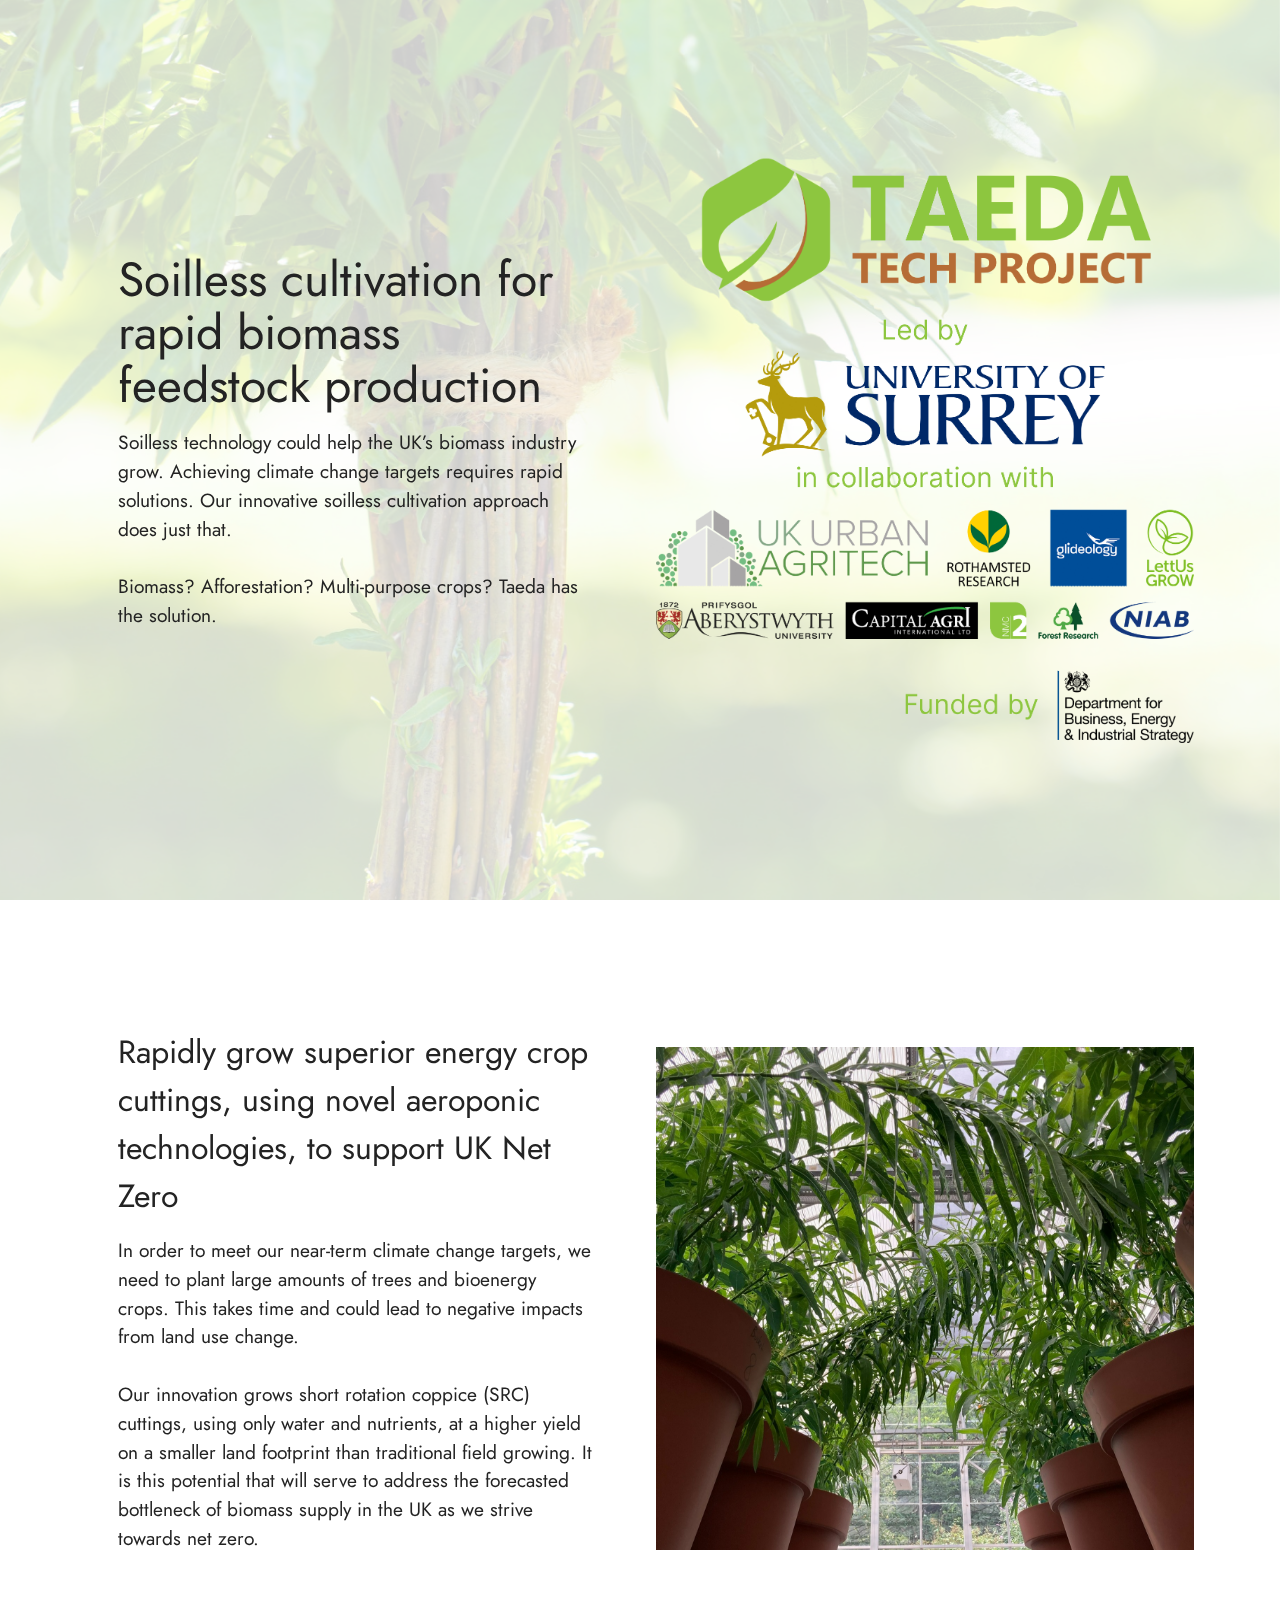
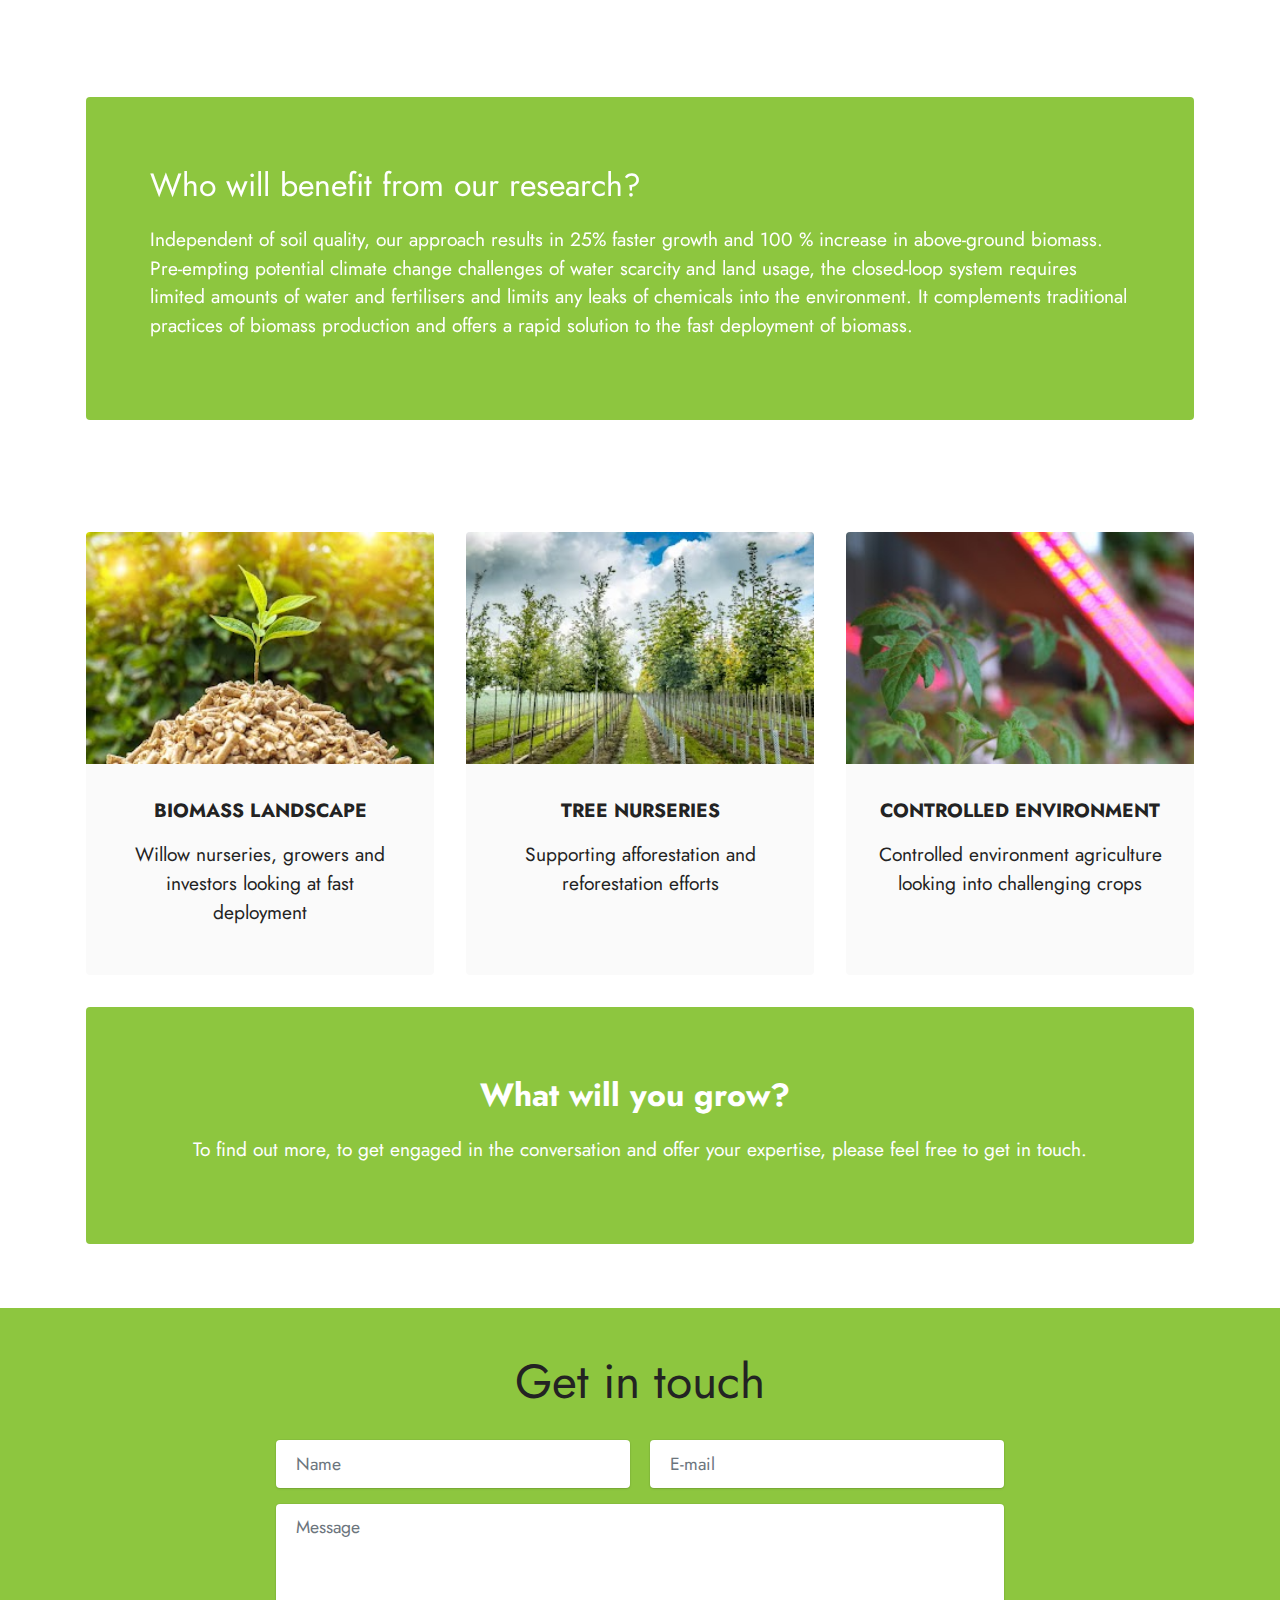
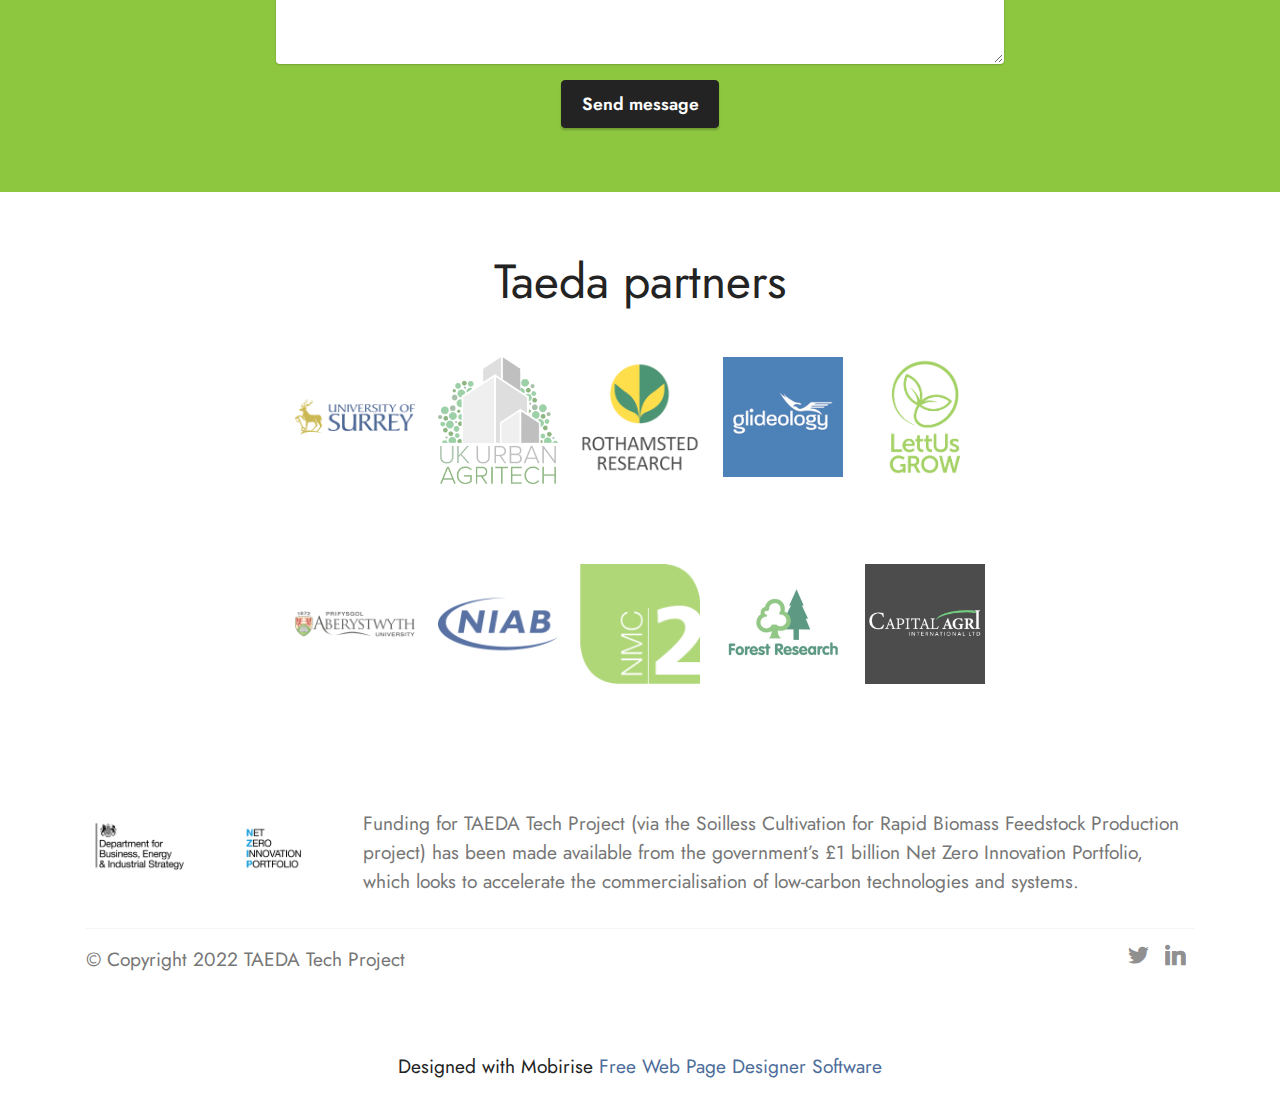
<file: index.html>
<!DOCTYPE html>
<html  >
<head>
  <!-- Site made with Mobirise Website Builder v5.6.11, https://mobirise.com -->
  <meta charset="UTF-8">
  <meta http-equiv="X-UA-Compatible" content="IE=edge">
  <meta name="generator" content="Mobirise v5.6.11, mobirise.com">
  <meta name="twitter:card" content="summary_large_image"/>
  <meta name="twitter:image:src" content="">
  <meta property="og:image" content="">
  <meta name="twitter:title" content="TAEDA Tech Project">
  <meta name="viewport" content="width=device-width, initial-scale=1, minimum-scale=1">
  <link rel="shortcut icon" href="assets/images/favicon2.png" type="image/x-icon">
  <meta name="description" content="Soilless cultivation for rapid biomass feedstock production">
  
  
  <title>TAEDA Tech Project</title>
  <link rel="stylesheet" href="assets/bootstrap/css/bootstrap.min.css">
  <link rel="stylesheet" href="assets/bootstrap/css/bootstrap-grid.min.css">
  <link rel="stylesheet" href="assets/bootstrap/css/bootstrap-reboot.min.css">
  <link rel="stylesheet" href="assets/parallax/jarallax.css">
  <link rel="stylesheet" href="assets/socicon/css/styles.css">
  <link rel="stylesheet" href="assets/theme/css/style.css">
  <link rel="preload" href="https://fonts.googleapis.com/css?family=Jost:100,200,300,400,500,600,700,800,900,100i,200i,300i,400i,500i,600i,700i,800i,900i&display=swap" as="style" onload="this.onload=null;this.rel='stylesheet'">
  <noscript><link rel="stylesheet" href="https://fonts.googleapis.com/css?family=Jost:100,200,300,400,500,600,700,800,900,100i,200i,300i,400i,500i,600i,700i,800i,900i&display=swap"></noscript>
  <link rel="preload" as="style" href="assets/mobirise/css/mbr-additional.css"><link rel="stylesheet" href="assets/mobirise/css/mbr-additional.css" type="text/css">
  
  
  
  
</head>
<body>
  
  <section data-bs-version="5.1" class="header14 cid-tckdGbxNA9 mbr-fullscreen mbr-parallax-background" id="header14-0">

    

    
    <div class="mbr-overlay" style="opacity: 0.8; background-color: rgb(255, 255, 255);"></div>

    <div class="container">
        <div class="row justify-content-center align-items-center">
            <div class="col-12 col-md-6 image-wrapper">
                <img src="assets/images/compoosite-techproj.png" alt="Partner logos">
            </div>
            <div class="col-12 col-md">
                <div class="text-wrapper">
                    <h1 class="mbr-section-title mbr-fonts-style mb-3 display-2">Soilless cultivation for rapid biomass feedstock production</h1>
                    <p class="mbr-text mbr-fonts-style display-7">
                        Soilless technology could help the UK’s biomass industry grow. Achieving climate change targets requires rapid solutions. Our innovative soilless cultivation approach does just that.<br><br>Biomass? Afforestation? Multi-purpose crops?&nbsp;Taeda has the solution.</p>
                    
                </div>
            </div>
        </div>
    </div>
</section>

<section data-bs-version="5.1" class="image2 cid-tckuLz8NzZ" id="image2-5">
    

    
    

    <div class="container">
        <div class="row align-items-center">
            <div class="col-12 col-lg-6">
                <div class="image-wrapper">
                    <img src="assets/images/img-1545-7-weeks-2.jpeg" alt="Willow!">
                    
                </div>
            </div>
            <div class="col-12 col-lg">
                <div class="text-wrapper">
                    <h3 class="mbr-section-title mbr-fonts-style mb-3 display-5">Rapidly grow superior energy crop cuttings, using novel aeroponic technologies, to support UK Net Zero</h3>
                    <p class="mbr-text mbr-fonts-style display-7">In order to meet our near-term climate change targets, we need to plant large amounts of trees and bioenergy crops. This takes time and could lead to negative impacts from land use change. <br><br>Our innovation grows short rotation coppice (SRC) cuttings, using only water and nutrients, at a higher yield on a smaller land footprint than traditional field growing. It is this potential that will serve to address the forecasted bottleneck of biomass supply in the UK as we strive towards net zero.&nbsp;<br></p>
                </div>
            </div>
        </div>
    </div>
</section>

<section data-bs-version="5.1" class="content15 cid-tckw1WLCE8" id="content15-6">

    

    
    
    <div class="container">
        <div class="row justify-content-center">
            <div class="card col-md-12 col-lg-12">
                <div class="card-wrapper">
                    <div class="card-box align-left">
                        <h4 class="card-title mbr-fonts-style mbr-white mb-3 display-5">Who will benefit from our research?</h4>
                        <p class="mbr-text mbr-fonts-style display-7">Independent of soil quality, our approach results in 25% faster growth and 100 % increase in above-ground biomass. Pre-empting potential climate change challenges of water scarcity and land usage, the closed-loop system requires limited amounts of water and fertilisers and limits any leaks of chemicals into the environment. It complements traditional practices of biomass production and offers a rapid solution to the fast deployment of biomass.&nbsp;<br></p>
                        
                    </div>
                </div>
            </div>
        </div>
    </div>
</section>

<section data-bs-version="5.1" class="gallery3 cid-tckwDb8Sf2" id="gallery3-7">
    
    
    <div class="container">
        
        <div class="row mt-4">
            <div class="item features-image сol-12 col-md-6 col-lg-4">
                <div class="item-wrapper">
                    <div class="item-img">
                        <img src="assets/images/little-one.jpg" alt="little one">
                    </div>
                    <div class="item-content">
                        <h5 class="item-title mbr-fonts-style display-7"><strong>BIOMASS LANDSCAPE</strong></h5>
                        
                        <p class="mbr-text mbr-fonts-style mt-3 display-7">Willow nurseries, growers and investors looking at fast deployment<br></p>
                    </div>
                    
                </div>
            </div>
            <div class="item features-image сol-12 col-md-6 col-lg-4">
                <div class="item-wrapper">
                    <div class="item-img">
                        <img src="assets/images/many.jpg" alt="Many trees">
                    </div>
                    <div class="item-content">
                        <h5 class="item-title mbr-fonts-style display-7"><strong>TREE NURSERIES</strong></h5>
                        
                        <p class="mbr-text mbr-fonts-style mt-3 display-7">Supporting afforestation and reforestation efforts<br></p>
                    </div>
                    
                </div>
            </div>
            <div class="item features-image сol-12 col-md-6 col-lg-4">
                <div class="item-wrapper">
                    <div class="item-img">
                        <img src="assets/images/pink.jpg" alt="Pink light">
                    </div>
                    <div class="item-content">
                        <h5 class="item-title mbr-fonts-style display-7"><strong>CONTROLLED ENVIRONMENT</strong></h5>
                        
                        <p class="mbr-text mbr-fonts-style mt-3 display-7">Controlled environment agriculture looking into challenging crops<br></p>
                    </div>
                    
                </div>
            </div>
            
        </div>
    </div>
</section>

<section data-bs-version="5.1" class="content15 cid-tckChnhmzO" id="content15-e">

    

    
    
    <div class="container">
        <div class="row justify-content-center">
            <div class="card col-md-12 col-lg-12">
                <div class="card-wrapper">
                    <div class="card-box align-left">
                        <h4 class="card-title mbr-fonts-style mbr-white mb-3 display-5"><strong>What will you grow?&nbsp;</strong></h4>
                        <p class="mbr-text mbr-fonts-style display-7">To find out more, to get engaged in the conversation and offer your expertise, please feel free to get in touch.<br></p>
                        
                    </div>
                </div>
            </div>
        </div>
    </div>
</section>

<section data-bs-version="5.1" class="form5 cid-sFGTcFRqw0" id="form5-d">
    
    
    <div class="container">
        <div class="mbr-section-head">
            <h3 class="mbr-section-title mbr-fonts-style align-center mb-0 display-2">
                Get in touch</h3>
            
        </div>
        <div class="row justify-content-center mt-4">
            <div class="col-lg-8 mx-auto mbr-form" data-form-type="formoid">
                <form action="https://mobirise.eu/" method="POST" class="mbr-form form-with-styler" data-form-title="Form Name"><input type="hidden" name="email" data-form-email="true" value="HDXyb1h1Ei2pV/dtLxBTNmGgmv4oHm3t4oWbQ3V2EB7EibUhjnD89NraA4/tXNwsUvJxdzb2blAOTeleBwu/iuYYwptaARfCsB8meO9j5Jlvx9mRJi63nEi9uXhqu8dH">
                    <div class="row">
                        <div hidden="hidden" data-form-alert="" class="alert alert-success col-12">Thanks for filling out the form!</div>
                        <div hidden="hidden" data-form-alert-danger="" class="alert alert-danger col-12">Oops...! some
                            problem!</div>
                    </div>
                    <div class="dragArea row">
                        <div class="col-md col-sm-12 form-group mb-3" data-for="name">
                            <input type="text" name="name" placeholder="Name" data-form-field="name" class="form-control" value="" id="name-form5-d">
                        </div>
                        <div class="col-md col-sm-12 form-group mb-3" data-for="email">
                            <input type="email" name="email" placeholder="E-mail" data-form-field="email" class="form-control" value="" id="email-form5-d">
                        </div>
                        
                        <div class="col-12 form-group mb-3" data-for="textarea">
                            <textarea name="textarea" placeholder="Message" data-form-field="textarea" class="form-control" id="textarea-form5-d"></textarea>
                        </div>
                        <div class="col-lg-12 col-md-12 col-sm-12 align-center mbr-section-btn"><button type="submit" class="btn btn-black display-4">Send message</button></div>
                    </div>
                </form>
            </div>
        </div>
    </div>
</section>

<section data-bs-version="5.1" class="clients1 cid-tckDsR6MCO" id="clients1-g">
    
    <div class="images-container container">
        <div class="mbr-section-head">
            <h3 class="mbr-section-title mbr-fonts-style align-center mb-0 display-2">
                Taeda partners</h3>
            
            
        </div>
        <div class="row justify-content-center mt-4">
            <div class="col-md-3 card">
                <a href="https://www.surrey.ac.uk/centre-environment-sustainability"><img src="assets/images/surrey-sq.png" alt="surrey"></a>
            </div>
            <div class="col-md-3 card">
                <a href="http://ukuat.org" target="_blank"><img src="assets/images/iconshape.png" alt="UKUAT"></a>
            </div>
            <div class="col-md-3 card">
                <a href="https://www.rothamsted.ac.uk/" target="_blank"><img src="assets/images/rothamsted-research-logo-4.png" alt="rothamstead"></a>
            </div>
            <div class="col-md-3 card">
                <a href="https://www.glideology.co.uk/" target="_blank"><img src="assets/images/glideology-logo-with-background.jpg" alt="glideology"></a>
            </div>
            <div class="col-md-3 card">
                <a href="https://www.lettusgrow.com/" target="_blank"><img src="assets/images/lg-logo-august2020.png" alt="LettUs Grow"></a>
            </div>
            
            
            
        </div>
    </div>
</section>

<section data-bs-version="5.1" class="clients1 cid-tckENDuoSz" id="clients1-h">
    
    <div class="images-container container">
        <div class="mbr-section-head">
            
            
            
        </div>
        <div class="row justify-content-center mt-4">
            <div class="col-md-3 card">
                <a href="https://www.aber.ac.uk/en/"><img src="assets/images/aberlogo-sq.png" alt="aberystwyth"></a>
            </div>
            <div class="col-md-3 card">
                <a href="https://www.niab.com/welcome-niab" target="_blank"><img src="assets/images/niab-sq.png" alt="NIAB"></a>
            </div>
            <div class="col-md-3 card">
                <a href="http://nmc2.co.uk/" target="_blank"><img src="assets/images/nmc2-logo-1.png" alt="NMC2"></a>
            </div>
            <div class="col-md-3 card">
                <a href="https://www.forestresearch.gov.uk/" target="_blank"><img src="assets/images/forest-research-logo-sq.jpg" alt="Forest Research"></a>
            </div>
            <div class="col-md-3 card">
                <a href="https://capitalagri.global/" target="_blank"><img src="assets/images/capitalagri.png" alt="CapitalAgri"></a>
            </div>
            
            
            
        </div>
    </div>
</section>

<section data-bs-version="5.1" class="footer5 cid-tdDsB5tKBZ" once="footers" id="footer5-y">

    

    

    <div class="container">
        <div class="media-container-row">
            <div class="col-md-3 col-6">
                <div class="media-wrap">
                    
                        <img src="assets/images/beis-nzip-withwhitespace.png" alt="BEIS logo">
                    
                </div>
            </div>
            <div class="col-9 col-6">
                <p class="mbr-text align-right links mbr-fonts-style display-7">Funding for TAEDA Tech Project (via the Soilless Cultivation for Rapid Biomass Feedstock Production project) has been made available from the government’s £1 billion Net Zero Innovation Portfolio, which looks to accelerate the commercialisation of low-carbon technologies and systems.</p>
            </div>
        </div>
        <!-- <div class="media-container-row">
            <div class="col-md-12"> -->
        <div class="footer-lower">
            <div class="media-container-row">
                <div class="col-md-12">
                    <hr>
                </div>
            </div>
            <div class="media-container-row">
                <div class="col-md-6 copyright">
                    <p class="mbr-text mbr-fonts-style display-7">
                        © Copyright 2022 TAEDA Tech Project</p>
                </div>
                <div class="col-md-6">
                    <div class="social-list align-right">
                        <div class="soc-item">
                            <a href="https://twitter.com/TAEDATech" target="_blank">
                                <span class="socicon-twitter socicon mbr-iconfont mbr-iconfont-social"></span>
                            </a>
                        </div>
                        <div class="soc-item">
                            <a href="https://www.linkedin.com/company/taeda-technologies/" target="_blank">
                                <span class="mbr-iconfont mbr-iconfont-social socicon-linkedin socicon"></span>
                            </a>
                        </div>
                        
                        
                        
                        
                    </div>
                </div>
            </div>
            <!-- </div>
            </div> -->
        </div>

    </div>
</section><section class="display-7" style="padding: 0;align-items: center;justify-content: center;flex-wrap: wrap;    align-content: center;display: flex;position: relative;height: 4rem;"><a href="https://mobiri.se/" style="flex: 1 1;height: 4rem;position: absolute;width: 100%;z-index: 1;"><img alt="" style="height: 4rem;" src="[data-uri]"></a><p style="margin: 0;text-align: center;" class="display-7">Designed with Mobirise &#8204;</p><a style="z-index:1" href="https://mobirise.com/website-design-software.html">Free Web Page Designer Software</a></section><script src="assets/bootstrap/js/bootstrap.bundle.min.js"></script>  <script src="assets/parallax/jarallax.js"></script>  <script src="assets/smoothscroll/smooth-scroll.js"></script>  <script src="assets/ytplayer/index.js"></script>  <script src="assets/theme/js/script.js"></script>  <script src="assets/formoid/formoid.min.js"></script>  
  
  
</body>
</html>
</file>
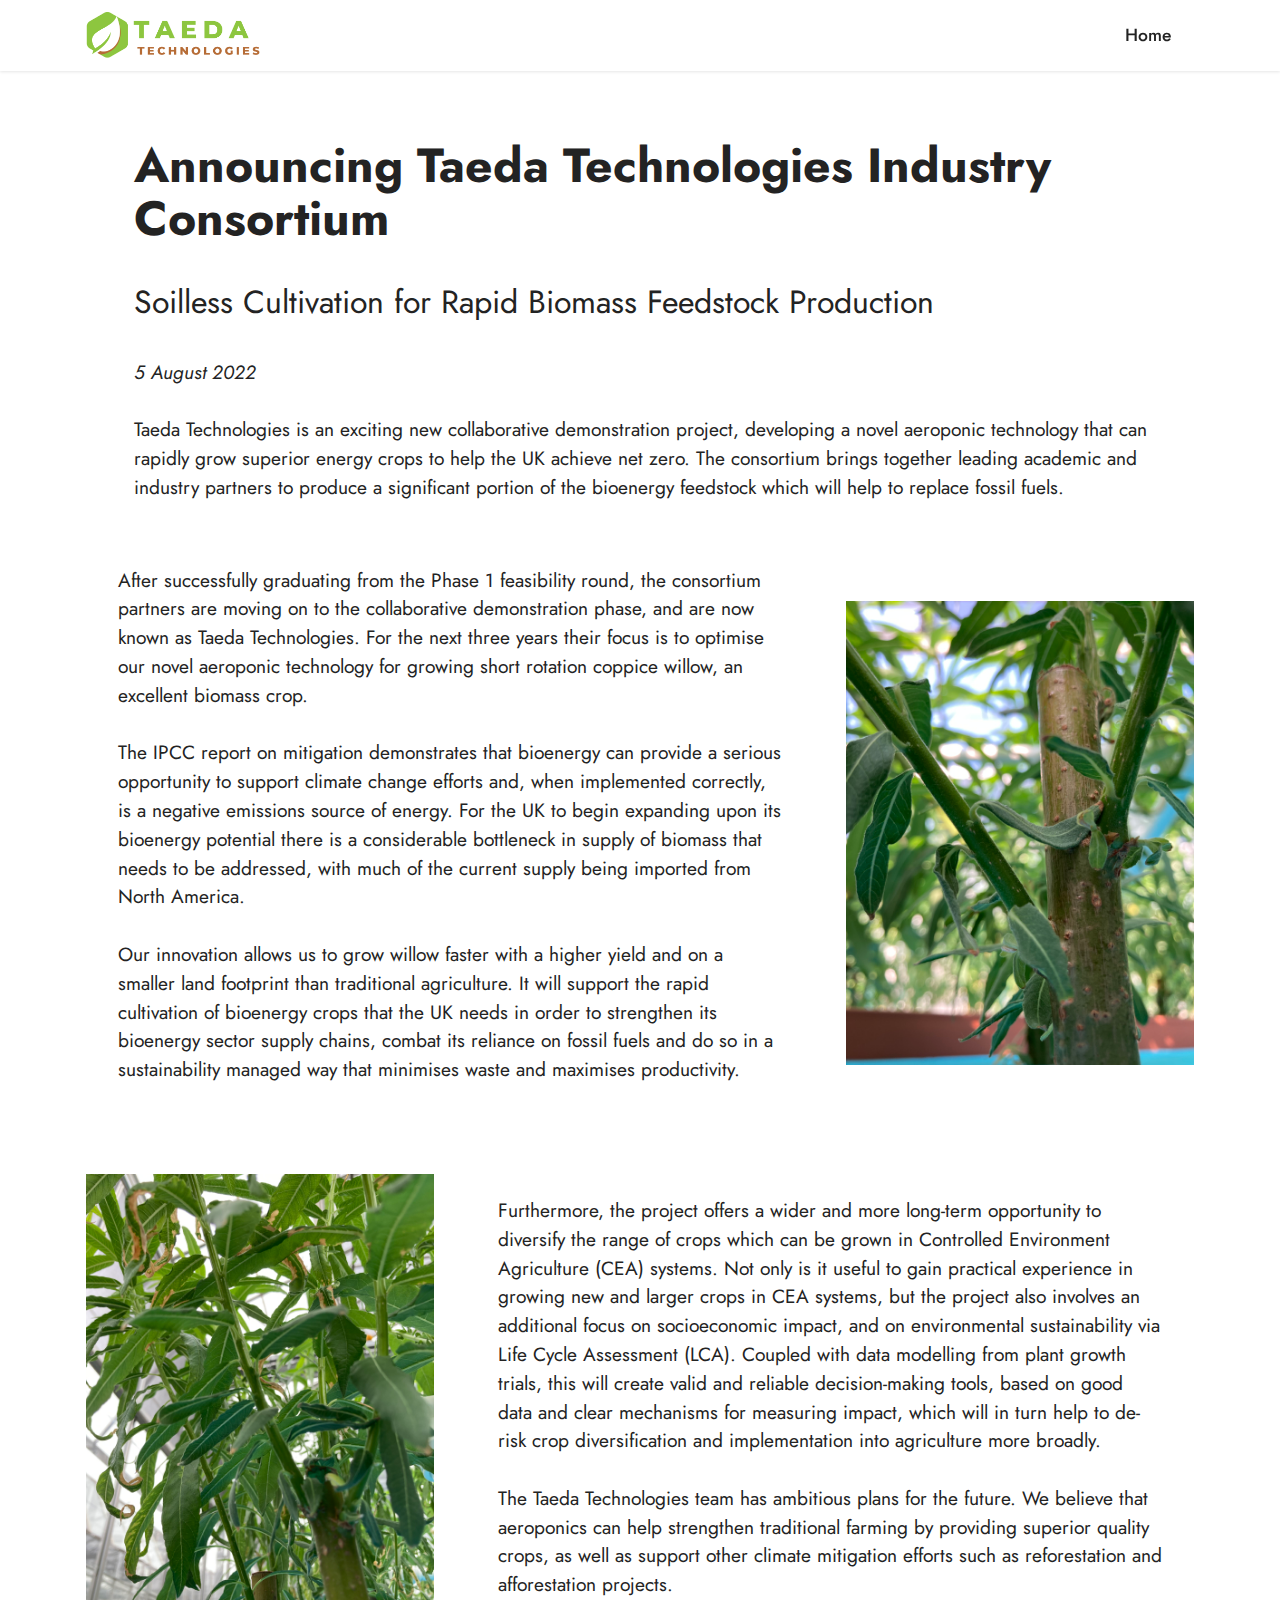
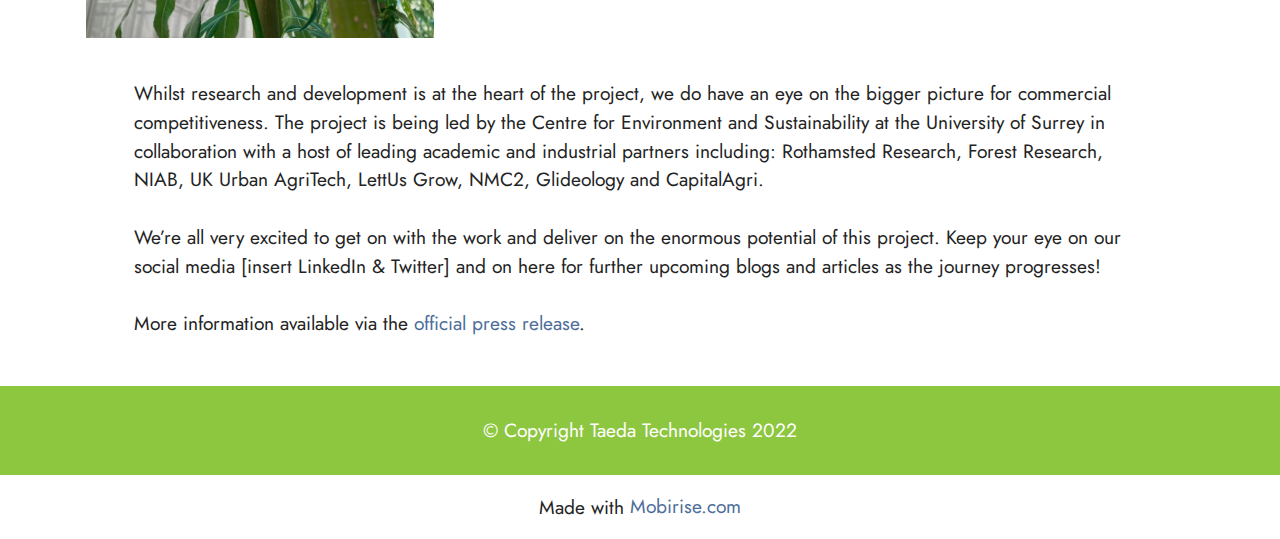
<file: blog01.html>
<!DOCTYPE html>
<html  >
<head>
  <!-- Site made with Mobirise Website Builder v5.6.11, https://mobirise.com -->
  <meta charset="UTF-8">
  <meta http-equiv="X-UA-Compatible" content="IE=edge">
  <meta name="generator" content="Mobirise v5.6.11, mobirise.com">
  <meta name="twitter:card" content="summary_large_image"/>
  <meta name="twitter:image:src" content="">
  <meta property="og:image" content="">
  <meta name="twitter:title" content="Launch announcement">
  <meta name="viewport" content="width=device-width, initial-scale=1, minimum-scale=1">
  <link rel="shortcut icon" href="assets/images/favicon2.png" type="image/x-icon">
  <meta name="description" content="">
  
  
  <title>Launch announcement</title>
  <link rel="stylesheet" href="assets/bootstrap/css/bootstrap.min.css">
  <link rel="stylesheet" href="assets/bootstrap/css/bootstrap-grid.min.css">
  <link rel="stylesheet" href="assets/bootstrap/css/bootstrap-reboot.min.css">
  <link rel="stylesheet" href="assets/dropdown/css/style.css">
  <link rel="stylesheet" href="assets/socicon/css/styles.css">
  <link rel="stylesheet" href="assets/theme/css/style.css">
  <link rel="preload" href="https://fonts.googleapis.com/css?family=Jost:100,200,300,400,500,600,700,800,900,100i,200i,300i,400i,500i,600i,700i,800i,900i&display=swap" as="style" onload="this.onload=null;this.rel='stylesheet'">
  <noscript><link rel="stylesheet" href="https://fonts.googleapis.com/css?family=Jost:100,200,300,400,500,600,700,800,900,100i,200i,300i,400i,500i,600i,700i,800i,900i&display=swap"></noscript>
  <link rel="preload" as="style" href="assets/mobirise/css/mbr-additional.css"><link rel="stylesheet" href="assets/mobirise/css/mbr-additional.css" type="text/css">
  
  
  
  
</head>
<body>
  
  <section data-bs-version="5.1" class="menu menu1 cid-tdxsFB5qMb" once="menu" id="menu1-k">
    

    <nav class="navbar navbar-dropdown navbar-fixed-top navbar-expand-lg">
        <div class="container">
            <div class="navbar-brand">
                <span class="navbar-logo">
                    <a href="index.html">
                        <img src="assets/images/logo-wee.png" alt="TAEDA logo" style="height: 3rem;">
                    </a>
                </span>
                
            </div>
            <button class="navbar-toggler" type="button" data-toggle="collapse" data-bs-toggle="collapse" data-target="#navbarSupportedContent" data-bs-target="#navbarSupportedContent" aria-controls="navbarNavAltMarkup" aria-expanded="false" aria-label="Toggle navigation">
                <div class="hamburger">
                    <span></span>
                    <span></span>
                    <span></span>
                    <span></span>
                </div>
            </button>
            <div class="collapse navbar-collapse" id="navbarSupportedContent">
                <ul class="navbar-nav nav-dropdown nav-right" data-app-modern-menu="true"><li class="nav-item"><a class="nav-link link text-black text-primary display-4" href="index.html">Home</a>
                    </li></ul>
                
                
            </div>
        </div>
    </nav>
</section>

<section data-bs-version="5.1" class="content5 cid-tdxsK0R4j6" id="content5-l">
    
    <div class="container">
        <div class="row justify-content-center">
            <div class="col-md-12 col-lg-11">
                <h3 class="mbr-section-title mbr-fonts-style mb-4 display-2"><strong>Announcing Taeda Technologies Industry Consortium</strong></h3>
                <h4 class="mbr-section-subtitle mbr-fonts-style mb-4 display-5">Soilless Cultivation for Rapid Biomass Feedstock Production&nbsp;<br></h4>
                <p class="mbr-text mbr-fonts-style display-7"><em>
                    5 August 2022</em><br><br>Taeda Technologies is an exciting new collaborative demonstration project, developing a novel aeroponic technology that can rapidly grow superior energy crops to help the UK achieve net zero. The consortium brings together leading academic and industry partners to produce a significant portion of the bioenergy feedstock which will help to replace fossil fuels.<br></p>
            </div>
        </div>
    </div>
</section>

<section data-bs-version="5.1" class="image2 cid-tdDe3AbhNk" id="image2-u">
    

    
    

    <div class="container">
        <div class="row align-items-center">
            <div class="col-12 col-lg-4">
                <div class="image-wrapper">
                    <img src="assets/images/img-1540.jpeg" alt="closeup willow">
                    
                </div>
            </div>
            <div class="col-12 col-lg">
                <div class="text-wrapper">
                    
                    <p class="mbr-text mbr-fonts-style display-7">After successfully graduating from the Phase 1 feasibility round, the consortium partners are moving on to the collaborative demonstration phase, and are now known as Taeda Technologies. For the next three years their focus is to optimise our novel aeroponic technology for growing short rotation coppice willow, an excellent biomass crop.
<br>
<br>The IPCC report on mitigation demonstrates that bioenergy can provide a serious opportunity to support climate change efforts and, when implemented correctly, is a negative emissions source of energy. For the UK to begin expanding upon its bioenergy potential there is a considerable bottleneck in supply of biomass that needs to be addressed, with much of the current supply being imported from North America.
<br>
<br>Our innovation allows us to grow willow faster with a higher yield and on a smaller land footprint than traditional agriculture. It will support the rapid cultivation of bioenergy crops that the UK needs in order to strengthen its bioenergy sector supply chains, combat its reliance on fossil fuels and do so in a sustainability managed way that minimises waste and maximises productivity.</p>
                </div>
            </div>
        </div>
    </div>
</section>

<section data-bs-version="5.1" class="image1 cid-tdDewBwKct" id="image1-v">
    

    
    

    <div class="container">
        <div class="row align-items-center">
            <div class="col-12 col-lg-4">
                <div class="image-wrapper">
                    <img src="assets/images/img-1380.jpeg" alt="roots">
                    
                </div>
            </div>
            <div class="col-12 col-lg">
                <div class="text-wrapper">
                    
                    <p class="mbr-text mbr-fonts-style display-7">Furthermore, the project offers a wider and more long-term opportunity to diversify the range of crops which can be grown in Controlled Environment Agriculture (CEA) systems. Not only is it useful to gain practical experience in growing new and larger crops in CEA systems, but the project also involves an additional focus on socioeconomic impact, and on environmental sustainability via Life Cycle Assessment (LCA). Coupled with data modelling from plant growth trials, this will create valid and reliable decision-making tools, based on good data and clear mechanisms for measuring impact, which will in turn help to de-risk crop diversification and implementation into agriculture more broadly.<br><br>The Taeda Technologies team has ambitious plans for the future. We believe that aeroponics can help strengthen traditional farming by providing superior quality crops, as well as support other climate mitigation efforts such as reforestation and afforestation projects.<br></p>
                </div>
            </div>
        </div>
    </div>
</section>

<section data-bs-version="5.1" class="content5 cid-tdDcTnHzAw" id="content5-t">
    
    <div class="container">
        <div class="row justify-content-center">
            <div class="col-md-12 col-lg-11">
                
                
                <p class="mbr-text mbr-fonts-style display-7">Whilst research and development is at the heart of the project, we do have an eye on the bigger picture for commercial competitiveness. The project is being led by the Centre for Environment and Sustainability at the University of Surrey in collaboration with a host of leading academic and industrial partners including: Rothamsted Research, Forest Research, NIAB, UK Urban AgriTech, LettUs Grow, NMC2, Glideology and CapitalAgri.
<br>
<br>We’re all very excited to get on with the work and deliver on the enormous potential of this project. Keep your eye on our social media [insert LinkedIn &amp; Twitter] and on here for further upcoming blogs and articles as the journey progresses!&nbsp;<br><br>More information available via the <a href="https://www.surrey.ac.uk/news/soilless-technology-could-help-uks-biomass-industry-grow" class="text-primary" target="_blank">official press release</a>.<br></p>
            </div>
        </div>
    </div>
</section>

<section data-bs-version="5.1" class="footer7 cid-tdxsoKU7Ml" once="footers" id="footer7-j">

    

    

    <div class="container">
        <div class="media-container-row align-center mbr-white">
            <div class="col-12">
                <p class="mbr-text mb-0 mbr-fonts-style display-7">
                    © Copyright Taeda Technologies 2022</p>
            </div>
        </div>
    </div>
</section><section class="display-7" style="padding: 0;align-items: center;justify-content: center;flex-wrap: wrap;    align-content: center;display: flex;position: relative;height: 4rem;"><a href="https://mobiri.se/" style="flex: 1 1;height: 4rem;position: absolute;width: 100%;z-index: 1;"><img alt="" style="height: 4rem;" src="[data-uri]"></a><p style="margin: 0;text-align: center;" class="display-7">Made with &#8204;</p><a style="z-index:1" href="https://mobirise.com">Mobirise.com </a></section><script src="assets/bootstrap/js/bootstrap.bundle.min.js"></script>  <script src="assets/smoothscroll/smooth-scroll.js"></script>  <script src="assets/ytplayer/index.js"></script>  <script src="assets/dropdown/js/navbar-dropdown.js"></script>  <script src="assets/theme/js/script.js"></script>  
  
  
</body>
</html>
</file>
<file: assets/parallax/jarallax.css>
.jarallax {
    position: relative;
    z-index: 0;
}
.jarallax > .jarallax-img {
    position: absolute;
    object-fit: cover;
    /* support for plugin https://github.com/bfred-it/object-fit-images */
    font-family: 'object-fit: cover;';
    top: 0;
    left: 0;
    width: 100%;
    height: 100%;
    z-index: -1;
}
</file>
<file: assets/socicon/css/styles.css>
@charset "UTF-8";

@font-face {
  font-family: 'Socicon';
  src:  url('../fonts/socicon.eot');
  src:  url('../fonts/socicon.eot?#iefix') format('embedded-opentype'),
    url('../fonts/socicon.woff2') format('woff2'),
    url('../fonts/socicon.ttf') format('truetype'),
    url('../fonts/socicon.woff') format('woff'),
    url('../fonts/socicon.svg#socicon') format('svg');
  font-weight: normal;
  font-style: normal;
  font-display: swap;
}

[data-icon]:before {
  font-family: "socicon" !important;
  content: attr(data-icon);
  font-style: normal !important;
  font-weight: normal !important;
  font-variant: normal !important;
  text-transform: none !important;
  speak: none;
  line-height: 1;
  -webkit-font-smoothing: antialiased;
  -moz-osx-font-smoothing: grayscale;
}

[class^="socicon-"], [class*=" socicon-"] {
  /* use !important to prevent issues with browser extensions that change fonts */
  font-family: 'Socicon' !important;
  speak: none;
  font-style: normal;
  font-weight: normal;
  font-variant: normal;
  text-transform: none;
  line-height: 1;

  /* Better Font Rendering =========== */
  -webkit-font-smoothing: antialiased;
  -moz-osx-font-smoothing: grayscale;
}

.socicon-eitaa:before {
  content: "\e97c";
}
.socicon-soroush:before {
  content: "\e97d";
}
.socicon-bale:before {
  content: "\e97e";
}
.socicon-zazzle:before {
  content: "\e97b";
}
.socicon-society6:before {
  content: "\e97a";
}
.socicon-redbubble:before {
  content: "\e979";
}
.socicon-avvo:before {
  content: "\e978";
}
.socicon-stitcher:before {
  content: "\e977";
}
.socicon-googlehangouts:before {
  content: "\e974";
}
.socicon-dlive:before {
  content: "\e975";
}
.socicon-vsco:before {
  content: "\e976";
}
.socicon-flipboard:before {
  content: "\e973";
}
.socicon-ubuntu:before {
  content: "\e958";
}
.socicon-artstation:before {
  content: "\e959";
}
.socicon-invision:before {
  content: "\e95a";
}
.socicon-torial:before {
  content: "\e95b";
}
.socicon-collectorz:before {
  content: "\e95c";
}
.socicon-seenthis:before {
  content: "\e95d";
}
.socicon-googleplaymusic:before {
  content: "\e95e";
}
.socicon-debian:before {
  content: "\e95f";
}
.socicon-filmfreeway:before {
  content: "\e960";
}
.socicon-gnome:before {
  content: "\e961";
}
.socicon-itchio:before {
  content: "\e962";
}
.socicon-jamendo:before {
  content: "\e963";
}
.socicon-mix:before {
  content: "\e964";
}
.socicon-sharepoint:before {
  content: "\e965";
}
.socicon-tinder:before {
  content: "\e966";
}
.socicon-windguru:before {
  content: "\e967";
}
.socicon-cdbaby:before {
  content: "\e968";
}
.socicon-elementaryos:before {
  content: "\e969";
}
.socicon-stage32:before {
  content: "\e96a";
}
.socicon-tiktok:before {
  content: "\e96b";
}
.socicon-gitter:before {
  content: "\e96c";
}
.socicon-letterboxd:before {
  content: "\e96d";
}
.socicon-threema:before {
  content: "\e96e";
}
.socicon-splice:before {
  content: "\e96f";
}
.socicon-metapop:before {
  content: "\e970";
}
.socicon-naver:before {
  content: "\e971";
}
.socicon-remote:before {
  content: "\e972";
}
.socicon-internet:before {
  content: "\e957";
}
.socicon-moddb:before {
  content: "\e94b";
}
.socicon-indiedb:before {
  content: "\e94c";
}
.socicon-traxsource:before {
  content: "\e94d";
}
.socicon-gamefor:before {
  content: "\e94e";
}
.socicon-pixiv:before {
  content: "\e94f";
}
.socicon-myanimelist:before {
  content: "\e950";
}
.socicon-blackberry:before {
  content: "\e951";
}
.socicon-wickr:before {
  content: "\e952";
}
.socicon-spip:before {
  content: "\e953";
}
.socicon-napster:before {
  content: "\e954";
}
.socicon-beatport:before {
  content: "\e955";
}
.socicon-hackerone:before {
  content: "\e956";
}
.socicon-hackernews:before {
  content: "\e946";
}
.socicon-smashwords:before {
  content: "\e947";
}
.socicon-kobo:before {
  content: "\e948";
}
.socicon-bookbub:before {
  content: "\e949";
}
.socicon-mailru:before {
  content: "\e94a";
}
.socicon-gitlab:before {
  content: "\e945";
}
.socicon-instructables:before {
  content: "\e944";
}
.socicon-portfolio:before {
  content: "\e943";
}
.socicon-codered:before {
  content: "\e940";
}
.socicon-origin:before {
  content: "\e941";
}
.socicon-nextdoor:before {
  content: "\e942";
}
.socicon-udemy:before {
  content: "\e93f";
}
.socicon-livemaster:before {
  content: "\e93e";
}
.socicon-crunchbase:before {
  content: "\e93b";
}
.socicon-homefy:before {
  content: "\e93c";
}
.socicon-calendly:before {
  content: "\e93d";
}
.socicon-realtor:before {
  content: "\e90f";
}
.socicon-tidal:before {
  content: "\e910";
}
.socicon-qobuz:before {
  content: "\e911";
}
.socicon-natgeo:before {
  content: "\e912";
}
.socicon-mastodon:before {
  content: "\e913";
}
.socicon-unsplash:before {
  content: "\e914";
}
.socicon-homeadvisor:before {
  content: "\e915";
}
.socicon-angieslist:before {
  content: "\e916";
}
.socicon-codepen:before {
  content: "\e917";
}
.socicon-slack:before {
  content: "\e918";
}
.socicon-openaigym:before {
  content: "\e919";
}
.socicon-logmein:before {
  content: "\e91a";
}
.socicon-fiverr:before {
  content: "\e91b";
}
.socicon-gotomeeting:before {
  content: "\e91c";
}
.socicon-aliexpress:before {
  content: "\e91d";
}
.socicon-guru:before {
  content: "\e91e";
}
.socicon-appstore:before {
  content: "\e91f";
}
.socicon-homes:before {
  content: "\e920";
}
.socicon-zoom:before {
  content: "\e921";
}
.socicon-alibaba:before {
  content: "\e922";
}
.socicon-craigslist:before {
  content: "\e923";
}
.socicon-wix:before {
  content: "\e924";
}
.socicon-redfin:before {
  content: "\e925";
}
.socicon-googlecalendar:before {
  content: "\e926";
}
.socicon-shopify:before {
  content: "\e927";
}
.socicon-freelancer:before {
  content: "\e928";
}
.socicon-seedrs:before {
  content: "\e929";
}
.socicon-bing:before {
  content: "\e92a";
}
.socicon-doodle:before {
  content: "\e92b";
}
.socicon-bonanza:before {
  content: "\e92c";
}
.socicon-squarespace:before {
  content: "\e92d";
}
.socicon-toptal:before {
  content: "\e92e";
}
.socicon-gust:before {
  content: "\e92f";
}
.socicon-ask:before {
  content: "\e930";
}
.socicon-trulia:before {
  content: "\e931";
}
.socicon-loomly:before {
  content: "\e932";
}
.socicon-ghost:before {
  content: "\e933";
}
.socicon-upwork:before {
  content: "\e934";
}
.socicon-fundable:before {
  content: "\e935";
}
.socicon-booking:before {
  content: "\e936";
}
.socicon-googlemaps:before {
  content: "\e937";
}
.socicon-zillow:before {
  content: "\e938";
}
.socicon-niconico:before {
  content: "\e939";
}
.socicon-toneden:before {
  content: "\e93a";
}
.socicon-augment:before {
  content: "\e908";
}
.socicon-bitbucket:before {
  content: "\e909";
}
.socicon-fyuse:before {
  content: "\e90a";
}
.socicon-yt-gaming:before {
  content: "\e90b";
}
.socicon-sketchfab:before {
  content: "\e90c";
}
.socicon-mobcrush:before {
  content: "\e90d";
}
.socicon-microsoft:before {
  content: "\e90e";
}
.socicon-pandora:before {
  content: "\e907";
}
.socicon-messenger:before {
  content: "\e906";
}
.socicon-gamewisp:before {
  content: "\e905";
}
.socicon-bloglovin:before {
  content: "\e904";
}
.socicon-tunein:before {
  content: "\e903";
}
.socicon-gamejolt:before {
  content: "\e901";
}
.socicon-trello:before {
  content: "\e902";
}
.socicon-spreadshirt:before {
  content: "\e900";
}
.socicon-500px:before {
  content: "\e000";
}
.socicon-8tracks:before {
  content: "\e001";
}
.socicon-airbnb:before {
  content: "\e002";
}
.socicon-alliance:before {
  content: "\e003";
}
.socicon-amazon:before {
  content: "\e004";
}
.socicon-amplement:before {
  content: "\e005";
}
.socicon-android:before {
  content: "\e006";
}
.socicon-angellist:before {
  content: "\e007";
}
.socicon-apple:before {
  content: "\e008";
}
.socicon-appnet:before {
  content: "\e009";
}
.socicon-baidu:before {
  content: "\e00a";
}
.socicon-bandcamp:before {
  content: "\e00b";
}
.socicon-battlenet:before {
  content: "\e00c";
}
.socicon-mixer:before {
  content: "\e00d";
}
.socicon-bebee:before {
  content: "\e00e";
}
.socicon-bebo:before {
  content: "\e00f";
}
.socicon-behance:before {
  content: "\e010";
}
.socicon-blizzard:before {
  content: "\e011";
}
.socicon-blogger:before {
  content: "\e012";
}
.socicon-buffer:before {
  content: "\e013";
}
.socicon-chrome:before {
  content: "\e014";
}
.socicon-coderwall:before {
  content: "\e015";
}
.socicon-curse:before {
  content: "\e016";
}
.socicon-dailymotion:before {
  content: "\e017";
}
.socicon-deezer:before {
  content: "\e018";
}
.socicon-delicious:before {
  content: "\e019";
}
.socicon-deviantart:before {
  content: "\e01a";
}
.socicon-diablo:before {
  content: "\e01b";
}
.socicon-digg:before {
  content: "\e01c";
}
.socicon-discord:before {
  content: "\e01d";
}
.socicon-disqus:before {
  content: "\e01e";
}
.socicon-douban:before {
  content: "\e01f";
}
.socicon-draugiem:before {
  content: "\e020";
}
.socicon-dribbble:before {
  content: "\e021";
}
.socicon-drupal:before {
  content: "\e022";
}
.socicon-ebay:before {
  content: "\e023";
}
.socicon-ello:before {
  content: "\e024";
}
.socicon-endomodo:before {
  content: "\e025";
}
.socicon-envato:before {
  content: "\e026";
}
.socicon-etsy:before {
  content: "\e027";
}
.socicon-facebook:before {
  content: "\e028";
}
.socicon-feedburner:before {
  content: "\e029";
}
.socicon-filmweb:before {
  content: "\e02a";
}
.socicon-firefox:before {
  content: "\e02b";
}
.socicon-flattr:before {
  content: "\e02c";
}
.socicon-flickr:before {
  content: "\e02d";
}
.socicon-formulr:before {
  content: "\e02e";
}
.socicon-forrst:before {
  content: "\e02f";
}
.socicon-foursquare:before {
  content: "\e030";
}
.socicon-friendfeed:before {
  content: "\e031";
}
.socicon-github:before {
  content: "\e032";
}
.socicon-goodreads:before {
  content: "\e033";
}
.socicon-google:before {
  content: "\e034";
}
.socicon-googlescholar:before {
  content: "\e035";
}
.socicon-googlegroups:before {
  content: "\e036";
}
.socicon-googlephotos:before {
  content: "\e037";
}
.socicon-googleplus:before {
  content: "\e038";
}
.socicon-grooveshark:before {
  content: "\e039";
}
.socicon-hackerrank:before {
  content: "\e03a";
}
.socicon-hearthstone:before {
  content: "\e03b";
}
.socicon-hellocoton:before {
  content: "\e03c";
}
.socicon-heroes:before {
  content: "\e03d";
}
.socicon-smashcast:before {
  content: "\e03e";
}
.socicon-horde:before {
  content: "\e03f";
}
.socicon-houzz:before {
  content: "\e040";
}
.socicon-icq:before {
  content: "\e041";
}
.socicon-identica:before {
  content: "\e042";
}
.socicon-imdb:before {
  content: "\e043";
}
.socicon-instagram:before {
  content: "\e044";
}
.socicon-issuu:before {
  content: "\e045";
}
.socicon-istock:before {
  content: "\e046";
}
.socicon-itunes:before {
  content: "\e047";
}
.socicon-keybase:before {
  content: "\e048";
}
.socicon-lanyrd:before {
  content: "\e049";
}
.socicon-lastfm:before {
  content: "\e04a";
}
.socicon-line:before {
  content: "\e04b";
}
.socicon-linkedin:before {
  content: "\e04c";
}
.socicon-livejournal:before {
  content: "\e04d";
}
.socicon-lyft:before {
  content: "\e04e";
}
.socicon-macos:before {
  content: "\e04f";
}
.socicon-mail:before {
  content: "\e050";
}
.socicon-medium:before {
  content: "\e051";
}
.socicon-meetup:before {
  content: "\e052";
}
.socicon-mixcloud:before {
  content: "\e053";
}
.socicon-modelmayhem:before {
  content: "\e054";
}
.socicon-mumble:before {
  content: "\e055";
}
.socicon-myspace:before {
  content: "\e056";
}
.socicon-newsvine:before {
  content: "\e057";
}
.socicon-nintendo:before {
  content: "\e058";
}
.socicon-npm:before {
  content: "\e059";
}
.socicon-odnoklassniki:before {
  content: "\e05a";
}
.socicon-openid:before {
  content: "\e05b";
}
.socicon-opera:before {
  content: "\e05c";
}
.socicon-outlook:before {
  content: "\e05d";
}
.socicon-overwatch:before {
  content: "\e05e";
}
.socicon-patreon:before {
  content: "\e05f";
}
.socicon-paypal:before {
  content: "\e060";
}
.socicon-periscope:before {
  content: "\e061";
}
.socicon-persona:before {
  content: "\e062";
}
.socicon-pinterest:before {
  content: "\e063";
}
.socicon-play:before {
  content: "\e064";
}
.socicon-player:before {
  content: "\e065";
}
.socicon-playstation:before {
  content: "\e066";
}
.socicon-pocket:before {
  content: "\e067";
}
.socicon-qq:before {
  content: "\e068";
}
.socicon-quora:before {
  content: "\e069";
}
.socicon-raidcall:before {
  content: "\e06a";
}
.socicon-ravelry:before {
  content: "\e06b";
}
.socicon-reddit:before {
  content: "\e06c";
}
.socicon-renren:before {
  content: "\e06d";
}
.socicon-researchgate:before {
  content: "\e06e";
}
.socicon-residentadvisor:before {
  content: "\e06f";
}
.socicon-reverbnation:before {
  content: "\e070";
}
.socicon-rss:before {
  content: "\e071";
}
.socicon-sharethis:before {
  content: "\e072";
}
.socicon-skype:before {
  content: "\e073";
}
.socicon-slideshare:before {
  content: "\e074";
}
.socicon-smugmug:before {
  content: "\e075";
}
.socicon-snapchat:before {
  content: "\e076";
}
.socicon-songkick:before {
  content: "\e077";
}
.socicon-soundcloud:before {
  content: "\e078";
}
.socicon-spotify:before {
  content: "\e079";
}
.socicon-stackexchange:before {
  content: "\e07a";
}
.socicon-stackoverflow:before {
  content: "\e07b";
}
.socicon-starcraft:before {
  content: "\e07c";
}
.socicon-stayfriends:before {
  content: "\e07d";
}
.socicon-steam:before {
  content: "\e07e";
}
.socicon-storehouse:before {
  content: "\e07f";
}
.socicon-strava:before {
  content: "\e080";
}
.socicon-streamjar:before {
  content: "\e081";
}
.socicon-stumbleupon:before {
  content: "\e082";
}
.socicon-swarm:before {
  content: "\e083";
}
.socicon-teamspeak:before {
  content: "\e084";
}
.socicon-teamviewer:before {
  content: "\e085";
}
.socicon-technorati:before {
  content: "\e086";
}
.socicon-telegram:before {
  content: "\e087";
}
.socicon-tripadvisor:before {
  content: "\e088";
}
.socicon-tripit:before {
  content: "\e089";
}
.socicon-triplej:before {
  content: "\e08a";
}
.socicon-tumblr:before {
  content: "\e08b";
}
.socicon-twitch:before {
  content: "\e08c";
}
.socicon-twitter:before {
  content: "\e08d";
}
.socicon-uber:before {
  content: "\e08e";
}
.socicon-ventrilo:before {
  content: "\e08f";
}
.socicon-viadeo:before {
  content: "\e090";
}
.socicon-viber:before {
  content: "\e091";
}
.socicon-viewbug:before {
  content: "\e092";
}
.socicon-vimeo:before {
  content: "\e093";
}
.socicon-vine:before {
  content: "\e094";
}
.socicon-vkontakte:before {
  content: "\e095";
}
.socicon-warcraft:before {
  content: "\e096";
}
.socicon-wechat:before {
  content: "\e097";
}
.socicon-weibo:before {
  content: "\e098";
}
.socicon-whatsapp:before {
  content: "\e099";
}
.socicon-wikipedia:before {
  content: "\e09a";
}
.socicon-windows:before {
  content: "\e09b";
}
.socicon-wordpress:before {
  content: "\e09c";
}
.socicon-wykop:before {
  content: "\e09d";
}
.socicon-xbox:before {
  content: "\e09e";
}
.socicon-xing:before {
  content: "\e09f";
}
.socicon-yahoo:before {
  content: "\e0a0";
}
.socicon-yammer:before {
  content: "\e0a1";
}
.socicon-yandex:before {
  content: "\e0a2";
}
.socicon-yelp:before {
  content: "\e0a3";
}
.socicon-younow:before {
  content: "\e0a4";
}
.socicon-youtube:before {
  content: "\e0a5";
}
.socicon-zapier:before {
  content: "\e0a6";
}
.socicon-zerply:before {
  content: "\e0a7";
}
.socicon-zomato:before {
  content: "\e0a8";
}
.socicon-zynga:before {
  content: "\e0a9";
}
</file>
<file: assets/theme/css/style.css>
@charset "UTF-8";
section {
  background-color: #ffffff;
}

body {
  font-style: normal;
  line-height: 1.5;
  font-weight: 400;
  color: #232323;
  position: relative;
}

button {
  background-color: transparent;
  border-color: transparent;
}

section,
.container,
.container-fluid {
  position: relative;
  word-wrap: break-word;
}

a.mbr-iconfont:hover {
  text-decoration: none;
}

.article .lead p,
.article .lead ul,
.article .lead ol,
.article .lead pre,
.article .lead blockquote {
  margin-bottom: 0;
}

a {
  font-style: normal;
  font-weight: 400;
  cursor: pointer;
}
a, a:hover {
  text-decoration: none;
}

.mbr-section-title {
  font-style: normal;
  line-height: 1.3;
}

.mbr-section-subtitle {
  line-height: 1.3;
}

.mbr-text {
  font-style: normal;
  line-height: 1.7;
}

h1,
h2,
h3,
h4,
h5,
h6,
.display-1,
.display-2,
.display-4,
.display-5,
.display-7,
span,
p,
a {
  line-height: 1;
  word-break: break-word;
  word-wrap: break-word;
  font-weight: 400;
}

b,
strong {
  font-weight: bold;
}

input:-webkit-autofill, input:-webkit-autofill:hover, input:-webkit-autofill:focus, input:-webkit-autofill:active {
  transition-delay: 9999s;
  -webkit-transition-property: background-color, color;
  transition-property: background-color, color;
}

textarea[type=hidden] {
  display: none;
}

section {
  background-position: 50% 50%;
  background-repeat: no-repeat;
  background-size: cover;
}
section .mbr-background-video,
section .mbr-background-video-preview {
  position: absolute;
  bottom: 0;
  left: 0;
  right: 0;
  top: 0;
}

.hidden {
  visibility: hidden;
}

.mbr-z-index20 {
  z-index: 20;
}

/*! Base colors */
.mbr-white {
  color: #ffffff;
}

.mbr-black {
  color: #111111;
}

.mbr-bg-white {
  background-color: #ffffff;
}

.mbr-bg-black {
  background-color: #000000;
}

/*! Text-aligns */
.align-left {
  text-align: left;
}

.align-center {
  text-align: center;
}

.align-right {
  text-align: right;
}

/*! Font-weight  */
.mbr-light {
  font-weight: 300;
}

.mbr-regular {
  font-weight: 400;
}

.mbr-semibold {
  font-weight: 500;
}

.mbr-bold {
  font-weight: 700;
}

/*! Media  */
.media-content {
  flex-basis: 100%;
}

.media-container-row {
  display: flex;
  flex-direction: row;
  flex-wrap: wrap;
  justify-content: center;
  align-content: center;
  align-items: start;
}
.media-container-row .media-size-item {
  width: 400px;
}

.media-container-column {
  display: flex;
  flex-direction: column;
  flex-wrap: wrap;
  justify-content: center;
  align-content: center;
  align-items: stretch;
}
.media-container-column > * {
  width: 100%;
}

@media (min-width: 992px) {
  .media-container-row {
    flex-wrap: nowrap;
  }
}
figure {
  margin-bottom: 0;
  overflow: hidden;
}

figure[mbr-media-size] {
  transition: width 0.1s;
}

img,
iframe {
  display: block;
  width: 100%;
}

.card {
  background-color: transparent;
  border: none;
}

.card-box {
  width: 100%;
}

.card-img {
  text-align: center;
  flex-shrink: 0;
  -webkit-flex-shrink: 0;
}

.media {
  max-width: 100%;
  margin: 0 auto;
}

.mbr-figure {
  align-self: center;
}

.media-container > div {
  max-width: 100%;
}

.mbr-figure img,
.card-img img {
  width: 100%;
}

@media (max-width: 991px) {
  .media-size-item {
    width: auto !important;
  }

  .media {
    width: auto;
  }

  .mbr-figure {
    width: 100% !important;
  }
}
/*! Buttons */
.mbr-section-btn {
  margin-left: -0.6rem;
  margin-right: -0.6rem;
  font-size: 0;
}

.btn {
  font-weight: 600;
  border-width: 1px;
  font-style: normal;
  margin: 0.6rem 0.6rem;
  white-space: normal;
  transition: all 0.2s ease-in-out;
  display: inline-flex;
  align-items: center;
  justify-content: center;
  word-break: break-word;
}

.btn-sm {
  font-weight: 600;
  letter-spacing: 0px;
  transition: all 0.3s ease-in-out;
}

.btn-md {
  font-weight: 600;
  letter-spacing: 0px;
  transition: all 0.3s ease-in-out;
}

.btn-lg {
  font-weight: 600;
  letter-spacing: 0px;
  transition: all 0.3s ease-in-out;
}

.btn-form {
  margin: 0;
}
.btn-form:hover {
  cursor: pointer;
}

nav .mbr-section-btn {
  margin-left: 0rem;
  margin-right: 0rem;
}

/*! Btn icon margin */
.btn .mbr-iconfont,
.btn.btn-sm .mbr-iconfont {
  order: 1;
  cursor: pointer;
  margin-left: 0.5rem;
  vertical-align: sub;
}

.btn.btn-md .mbr-iconfont,
.btn.btn-md .mbr-iconfont {
  margin-left: 0.8rem;
}

.mbr-regular {
  font-weight: 400;
}

.mbr-semibold {
  font-weight: 500;
}

.mbr-bold {
  font-weight: 700;
}

[type=submit] {
  -webkit-appearance: none;
}

/*! Full-screen */
.mbr-fullscreen .mbr-overlay {
  min-height: 100vh;
}

.mbr-fullscreen {
  display: flex;
  display: -moz-flex;
  display: -ms-flex;
  display: -o-flex;
  align-items: center;
  min-height: 100vh;
  padding-top: 3rem;
  padding-bottom: 3rem;
}

/*! Map */
.map {
  height: 25rem;
  position: relative;
}
.map iframe {
  width: 100%;
  height: 100%;
}

/*! Scroll to top arrow */
.mbr-arrow-up {
  bottom: 25px;
  right: 90px;
  position: fixed;
  text-align: right;
  z-index: 5000;
  color: #ffffff;
  font-size: 22px;
}

.mbr-arrow-up a {
  background: rgba(0, 0, 0, 0.2);
  border-radius: 50%;
  color: #fff;
  display: inline-block;
  height: 60px;
  width: 60px;
  border: 2px solid #fff;
  outline-style: none !important;
  position: relative;
  text-decoration: none;
  transition: all 0.3s ease-in-out;
  cursor: pointer;
  text-align: center;
}
.mbr-arrow-up a:hover {
  background-color: rgba(0, 0, 0, 0.4);
}
.mbr-arrow-up a i {
  line-height: 60px;
}

.mbr-arrow-up-icon {
  display: block;
  color: #fff;
}

.mbr-arrow-up-icon::before {
  content: "›";
  display: inline-block;
  font-family: serif;
  font-size: 22px;
  line-height: 1;
  font-style: normal;
  position: relative;
  top: 6px;
  left: -4px;
  transform: rotate(-90deg);
}

/*! Arrow Down */
.mbr-arrow {
  position: absolute;
  bottom: 45px;
  left: 50%;
  width: 60px;
  height: 60px;
  cursor: pointer;
  background-color: rgba(80, 80, 80, 0.5);
  border-radius: 50%;
  transform: translateX(-50%);
}
@media (max-width: 767px) {
  .mbr-arrow {
    display: none;
  }
}
.mbr-arrow > a {
  display: inline-block;
  text-decoration: none;
  outline-style: none;
  -webkit-animation: arrowdown 1.7s ease-in-out infinite;
          animation: arrowdown 1.7s ease-in-out infinite;
  color: #ffffff;
}
.mbr-arrow > a > i {
  position: absolute;
  top: -2px;
  left: 15px;
  font-size: 2rem;
}

#scrollToTop a i::before {
  content: "";
  position: absolute;
  display: block;
  border-bottom: 2.5px solid #fff;
  border-left: 2.5px solid #fff;
  width: 27.8%;
  height: 27.8%;
  left: 50%;
  top: 51%;
  transform: translateY(-30%) translateX(-50%) rotate(135deg);
}

@keyframes arrowdown {
  0% {
    transform: translateY(0px);
  }
  50% {
    transform: translateY(-5px);
  }
  100% {
    transform: translateY(0px);
  }
}
@-webkit-keyframes arrowdown {
  0% {
    transform: translateY(0px);
  }
  50% {
    transform: translateY(-5px);
  }
  100% {
    transform: translateY(0px);
  }
}
@media (max-width: 500px) {
  .mbr-arrow-up {
    left: 0;
    right: 0;
    text-align: center;
  }
}
/*Gradients animation*/
@keyframes gradient-animation {
  from {
    background-position: 0% 100%;
    -webkit-animation-timing-function: ease-in-out;
            animation-timing-function: ease-in-out;
  }
  to {
    background-position: 100% 0%;
    -webkit-animation-timing-function: ease-in-out;
            animation-timing-function: ease-in-out;
  }
}
@-webkit-keyframes gradient-animation {
  from {
    background-position: 0% 100%;
    -webkit-animation-timing-function: ease-in-out;
            animation-timing-function: ease-in-out;
  }
  to {
    background-position: 100% 0%;
    -webkit-animation-timing-function: ease-in-out;
            animation-timing-function: ease-in-out;
  }
}
.bg-gradient {
  background-size: 200% 200%;
  animation: gradient-animation 5s infinite alternate;
  -webkit-animation: gradient-animation 5s infinite alternate;
}

.menu .navbar-brand {
  display: -webkit-flex;
}
.menu .navbar-brand span {
  display: flex;
  display: -webkit-flex;
}
.menu .navbar-brand .navbar-caption-wrap {
  display: -webkit-flex;
}
.menu .navbar-brand .navbar-logo img {
  display: -webkit-flex;
  width: auto;
}
@media (min-width: 768px) and (max-width: 991px) {
  .menu .navbar-toggleable-sm .navbar-nav {
    display: -ms-flexbox;
  }
}
@media (max-width: 991px) {
  .menu .navbar-collapse {
    max-height: 93.5vh;
  }
  .menu .navbar-collapse.show {
    overflow: auto;
  }
}
@media (min-width: 992px) {
  .menu .navbar-nav.nav-dropdown {
    display: -webkit-flex;
  }
  .menu .navbar-toggleable-sm .navbar-collapse {
    display: -webkit-flex !important;
  }
  .menu .collapsed .navbar-collapse {
    max-height: 93.5vh;
  }
  .menu .collapsed .navbar-collapse.show {
    overflow: auto;
  }
}
@media (max-width: 767px) {
  .menu .navbar-collapse {
    max-height: 80vh;
  }
}

.nav-link .mbr-iconfont {
  margin-right: 0.5rem;
}

.navbar {
  display: -webkit-flex;
  -webkit-flex-wrap: wrap;
  -webkit-align-items: center;
  -webkit-justify-content: space-between;
}

.navbar-collapse {
  -webkit-flex-basis: 100%;
  -webkit-flex-grow: 1;
  -webkit-align-items: center;
}

.nav-dropdown .link {
  padding: 0.667em 1.667em !important;
  margin: 0 !important;
}

.nav {
  display: -webkit-flex;
  -webkit-flex-wrap: wrap;
}

.row {
  display: -webkit-flex;
  -webkit-flex-wrap: wrap;
}

.justify-content-center {
  -webkit-justify-content: center;
}

.form-inline {
  display: -webkit-flex;
}

.card-wrapper {
  -webkit-flex: 1;
}

.carousel-control {
  z-index: 10;
  display: -webkit-flex;
}

.carousel-controls {
  display: -webkit-flex;
}

.media {
  display: -webkit-flex;
}

.form-group:focus {
  outline: none;
}

.jq-selectbox__select {
  padding: 7px 0;
  position: relative;
}

.jq-selectbox__dropdown {
  overflow: hidden;
  border-radius: 10px;
  position: absolute;
  top: 100%;
  left: 0 !important;
  width: 100% !important;
}

.jq-selectbox__trigger-arrow {
  right: 0;
  transform: translateY(-50%);
}

.jq-selectbox li {
  padding: 1.07em 0.5em;
}

input[type=range] {
  padding-left: 0 !important;
  padding-right: 0 !important;
}

.modal-dialog,
.modal-content {
  height: 100%;
}

.modal-dialog .carousel-inner {
  height: calc(100vh - 1.75rem);
}
@media (max-width: 575px) {
  .modal-dialog .carousel-inner {
    height: calc(100vh - 1rem);
  }
}

.carousel-item {
  text-align: center;
}

.carousel-item img {
  margin: auto;
}

.navbar-toggler {
  align-self: flex-start;
  padding: 0.25rem 0.75rem;
  font-size: 1.25rem;
  line-height: 1;
  background: transparent;
  border: 1px solid transparent;
  border-radius: 0.25rem;
}

.navbar-toggler:focus,
.navbar-toggler:hover {
  text-decoration: none;
  box-shadow: none;
}

.navbar-toggler-icon {
  display: inline-block;
  width: 1.5em;
  height: 1.5em;
  vertical-align: middle;
  content: "";
  background: no-repeat center center;
  background-size: 100% 100%;
}

.navbar-toggler-left {
  position: absolute;
  left: 1rem;
}

.navbar-toggler-right {
  position: absolute;
  right: 1rem;
}

.card-img {
  width: auto;
}

.menu .navbar.collapsed:not(.beta-menu) {
  flex-direction: column;
}

.carousel-item.active,
.carousel-item-next,
.carousel-item-prev {
  display: flex;
}

.note-air-layout .dropup .dropdown-menu,
.note-air-layout .navbar-fixed-bottom .dropdown .dropdown-menu {
  bottom: initial !important;
}

html,
body {
  height: auto;
  min-height: 100vh;
}

.dropup .dropdown-toggle::after {
  display: none;
}

.form-asterisk {
  font-family: initial;
  position: absolute;
  top: -2px;
  font-weight: normal;
}

.form-control-label {
  position: relative;
  cursor: pointer;
  margin-bottom: 0.357em;
  padding: 0;
}

.alert {
  color: #ffffff;
  border-radius: 0;
  border: 0;
  font-size: 1.1rem;
  line-height: 1.5;
  margin-bottom: 1.875rem;
  padding: 1.25rem;
  position: relative;
  text-align: center;
}
.alert.alert-form::after {
  background-color: inherit;
  bottom: -7px;
  content: "";
  display: block;
  height: 14px;
  left: 50%;
  margin-left: -7px;
  position: absolute;
  transform: rotate(45deg);
  width: 14px;
}

.form-control {
  background-color: #ffffff;
  background-clip: border-box;
  color: #232323;
  line-height: 1rem !important;
  height: auto;
  padding: 0.6rem 1.2rem;
  transition: border-color 0.25s ease 0s;
  border: 1px solid transparent !important;
  border-radius: 4px;
  box-shadow: rgba(0, 0, 0, 0.07) 0px 1px 1px 0px, rgba(0, 0, 0, 0.07) 0px 1px 3px 0px, rgba(0, 0, 0, 0.03) 0px 0px 0px 1px;
}
.form-active .form-control:invalid {
  border-color: red;
}

form .row {
  margin-left: -0.6rem;
  margin-right: -0.6rem;
}
form .row [class*=col] {
  padding-left: 0.6rem;
  padding-right: 0.6rem;
}

form .mbr-section-btn {
  margin: 0;
  padding-left: 0.6rem;
  padding-right: 0.6rem;
}

form .btn {
  display: flex;
  padding: 0.6rem 1.2rem;
  margin: 0;
}

form .form-check-input {
  margin-top: 0.5;
}

textarea.form-control {
  line-height: 1.5rem !important;
}

.form-group {
  margin-bottom: 1.2rem;
}

.form-control,
form .btn {
  min-height: 48px;
}

.gdpr-block label span.textGDPR input[name=gdpr] {
  top: 7px;
}

.form-control:focus {
  box-shadow: none;
}

:focus {
  outline: none;
}

.mbr-overlay {
  background-color: #000;
  bottom: 0;
  left: 0;
  opacity: 0.5;
  position: absolute;
  right: 0;
  top: 0;
  z-index: 0;
  pointer-events: none;
}

blockquote {
  font-style: italic;
  padding: 3rem;
  font-size: 1.09rem;
  position: relative;
  border-left: 3px solid;
}

ul,
ol,
pre,
blockquote {
  margin-bottom: 2.3125rem;
}

.mt-4 {
  margin-top: 2rem !important;
}

.mb-4 {
  margin-bottom: 2rem !important;
}

@media (min-width: 992px) {
  .container {
    padding-left: 16px;
    padding-right: 16px;
  }

  .row {
    margin-left: -16px;
    margin-right: -16px;
  }
  .row > [class*=col] {
    padding-left: 16px;
    padding-right: 16px;
  }
}
@media (min-width: 768px) {
  .container-fluid {
    padding-left: 32px;
    padding-right: 32px;
  }
}
@media (min-width: 768px) and (max-width: 991px) {
  .mbr-container {
    padding-left: 32px;
    padding-right: 32px;
  }
}
@media (max-width: 767px) {
  .mbr-container {
    padding-left: 16px;
    padding-right: 16px;
  }
}
.card-wrapper,
.item-wrapper {
  overflow: hidden;
}

.app-video-wrapper > img {
  opacity: 1;
}

.item {
  position: relative;
}

.dropdown-menu .dropdown-menu {
  left: 100%;
}

.dropdown-item + .dropdown-menu {
  display: none;
}

.dropdown-item:hover + .dropdown-menu,
.dropdown-menu:hover {
  display: block;
}

@media (min-aspect-ratio: 16/9) {
  .mbr-video-foreground {
    height: 300% !important;
    top: -100% !important;
  }
}
@media (max-aspect-ratio: 16/9) {
  .mbr-video-foreground {
    width: 300% !important;
    left: -100% !important;
  }
}.engine {
	position: absolute;
	text-indent: -2400px;
	text-align: center;
	padding: 0;
	top: 0;
	left: -2400px;
}
</file>
<file: assets/mobirise/css/mbr-additional.css>
body {
  font-family: Jost;
}
.display-1 {
  font-family: 'Jost', sans-serif;
  font-size: 4.6rem;
  line-height: 1.1;
}
.display-1 > .mbr-iconfont {
  font-size: 5.75rem;
}
.display-2 {
  font-family: 'Jost', sans-serif;
  font-size: 3rem;
  line-height: 1.1;
}
.display-2 > .mbr-iconfont {
  font-size: 3.75rem;
}
.display-4 {
  font-family: 'Jost', sans-serif;
  font-size: 1.1rem;
  line-height: 1.5;
}
.display-4 > .mbr-iconfont {
  font-size: 1.375rem;
}
.display-5 {
  font-family: 'Jost', sans-serif;
  font-size: 2rem;
  line-height: 1.5;
}
.display-5 > .mbr-iconfont {
  font-size: 2.5rem;
}
.display-7 {
  font-family: 'Jost', sans-serif;
  font-size: 1.2rem;
  line-height: 1.5;
}
.display-7 > .mbr-iconfont {
  font-size: 1.5rem;
}
/* ---- Fluid typography for mobile devices ---- */
/* 1.4 - font scale ratio ( bootstrap == 1.42857 ) */
/* 100vw - current viewport width */
/* (48 - 20)  48 == 48rem == 768px, 20 == 20rem == 320px(minimal supported viewport) */
/* 0.65 - min scale variable, may vary */
@media (max-width: 992px) {
  .display-1 {
    font-size: 3.68rem;
  }
}
@media (max-width: 768px) {
  .display-1 {
    font-size: 3.22rem;
    font-size: calc( 2.26rem + (4.6 - 2.26) * ((100vw - 20rem) / (48 - 20)));
    line-height: calc( 1.1 * (2.26rem + (4.6 - 2.26) * ((100vw - 20rem) / (48 - 20))));
  }
  .display-2 {
    font-size: 2.4rem;
    font-size: calc( 1.7rem + (3 - 1.7) * ((100vw - 20rem) / (48 - 20)));
    line-height: calc( 1.3 * (1.7rem + (3 - 1.7) * ((100vw - 20rem) / (48 - 20))));
  }
  .display-4 {
    font-size: 0.88rem;
    font-size: calc( 1.0350000000000001rem + (1.1 - 1.0350000000000001) * ((100vw - 20rem) / (48 - 20)));
    line-height: calc( 1.4 * (1.0350000000000001rem + (1.1 - 1.0350000000000001) * ((100vw - 20rem) / (48 - 20))));
  }
  .display-5 {
    font-size: 1.6rem;
    font-size: calc( 1.35rem + (2 - 1.35) * ((100vw - 20rem) / (48 - 20)));
    line-height: calc( 1.4 * (1.35rem + (2 - 1.35) * ((100vw - 20rem) / (48 - 20))));
  }
  .display-7 {
    font-size: 0.96rem;
    font-size: calc( 1.07rem + (1.2 - 1.07) * ((100vw - 20rem) / (48 - 20)));
    line-height: calc( 1.4 * (1.07rem + (1.2 - 1.07) * ((100vw - 20rem) / (48 - 20))));
  }
}
/* Buttons */
.btn {
  padding: 0.6rem 1.2rem;
  border-radius: 4px;
}
.btn-sm {
  padding: 0.6rem 1.2rem;
  border-radius: 4px;
}
.btn-md {
  padding: 0.6rem 1.2rem;
  border-radius: 4px;
}
.btn-lg {
  padding: 1rem 2.6rem;
  border-radius: 4px;
}
.bg-primary {
  background-color: #4d6d9a !important;
}
.bg-success {
  background-color: #40b0bf !important;
}
.bg-info {
  background-color: #47b5ed !important;
}
.bg-warning {
  background-color: #ffe161 !important;
}
.bg-danger {
  background-color: #ff9966 !important;
}
.btn-primary,
.btn-primary:active {
  background-color: #4d6d9a !important;
  border-color: #4d6d9a !important;
  color: #ffffff !important;
  box-shadow: 0 2px 2px 0 rgba(0, 0, 0, 0.2);
}
.btn-primary:hover,
.btn-primary:focus,
.btn-primary.focus,
.btn-primary.active {
  color: #ffffff !important;
  background-color: #304460 !important;
  border-color: #304460 !important;
  box-shadow: 0 2px 5px 0 rgba(0, 0, 0, 0.2);
}
.btn-primary.disabled,
.btn-primary:disabled {
  color: #ffffff !important;
  background-color: #304460 !important;
  border-color: #304460 !important;
}
.btn-secondary,
.btn-secondary:active {
  background-color: #8dc63f !important;
  border-color: #8dc63f !important;
  color: #ffffff !important;
  box-shadow: 0 2px 2px 0 rgba(0, 0, 0, 0.2);
}
.btn-secondary:hover,
.btn-secondary:focus,
.btn-secondary.focus,
.btn-secondary.active {
  color: #ffffff !important;
  background-color: #5e8628 !important;
  border-color: #5e8628 !important;
  box-shadow: 0 2px 5px 0 rgba(0, 0, 0, 0.2);
}
.btn-secondary.disabled,
.btn-secondary:disabled {
  color: #ffffff !important;
  background-color: #5e8628 !important;
  border-color: #5e8628 !important;
}
.btn-info,
.btn-info:active {
  background-color: #47b5ed !important;
  border-color: #47b5ed !important;
  color: #ffffff !important;
  box-shadow: 0 2px 2px 0 rgba(0, 0, 0, 0.2);
}
.btn-info:hover,
.btn-info:focus,
.btn-info.focus,
.btn-info.active {
  color: #ffffff !important;
  background-color: #148cca !important;
  border-color: #148cca !important;
  box-shadow: 0 2px 5px 0 rgba(0, 0, 0, 0.2);
}
.btn-info.disabled,
.btn-info:disabled {
  color: #ffffff !important;
  background-color: #148cca !important;
  border-color: #148cca !important;
}
.btn-success,
.btn-success:active {
  background-color: #40b0bf !important;
  border-color: #40b0bf !important;
  color: #ffffff !important;
  box-shadow: 0 2px 2px 0 rgba(0, 0, 0, 0.2);
}
.btn-success:hover,
.btn-success:focus,
.btn-success.focus,
.btn-success.active {
  color: #ffffff !important;
  background-color: #2a747e !important;
  border-color: #2a747e !important;
  box-shadow: 0 2px 5px 0 rgba(0, 0, 0, 0.2);
}
.btn-success.disabled,
.btn-success:disabled {
  color: #ffffff !important;
  background-color: #2a747e !important;
  border-color: #2a747e !important;
}
.btn-warning,
.btn-warning:active {
  background-color: #ffe161 !important;
  border-color: #ffe161 !important;
  color: #614f00 !important;
  box-shadow: 0 2px 2px 0 rgba(0, 0, 0, 0.2);
}
.btn-warning:hover,
.btn-warning:focus,
.btn-warning.focus,
.btn-warning.active {
  color: #0a0800 !important;
  background-color: #ffd10a !important;
  border-color: #ffd10a !important;
  box-shadow: 0 2px 5px 0 rgba(0, 0, 0, 0.2);
}
.btn-warning.disabled,
.btn-warning:disabled {
  color: #614f00 !important;
  background-color: #ffd10a !important;
  border-color: #ffd10a !important;
}
.btn-danger,
.btn-danger:active {
  background-color: #ff9966 !important;
  border-color: #ff9966 !important;
  color: #ffffff !important;
  box-shadow: 0 2px 2px 0 rgba(0, 0, 0, 0.2);
}
.btn-danger:hover,
.btn-danger:focus,
.btn-danger.focus,
.btn-danger.active {
  color: #ffffff !important;
  background-color: #ff5f0f !important;
  border-color: #ff5f0f !important;
  box-shadow: 0 2px 5px 0 rgba(0, 0, 0, 0.2);
}
.btn-danger.disabled,
.btn-danger:disabled {
  color: #ffffff !important;
  background-color: #ff5f0f !important;
  border-color: #ff5f0f !important;
}
.btn-white,
.btn-white:active {
  background-color: #fafafa !important;
  border-color: #fafafa !important;
  color: #7a7a7a !important;
  box-shadow: 0 2px 2px 0 rgba(0, 0, 0, 0.2);
}
.btn-white:hover,
.btn-white:focus,
.btn-white.focus,
.btn-white.active {
  color: #4f4f4f !important;
  background-color: #cfcfcf !important;
  border-color: #cfcfcf !important;
  box-shadow: 0 2px 5px 0 rgba(0, 0, 0, 0.2);
}
.btn-white.disabled,
.btn-white:disabled {
  color: #7a7a7a !important;
  background-color: #cfcfcf !important;
  border-color: #cfcfcf !important;
}
.btn-black,
.btn-black:active {
  background-color: #232323 !important;
  border-color: #232323 !important;
  color: #ffffff !important;
  box-shadow: 0 2px 2px 0 rgba(0, 0, 0, 0.2);
}
.btn-black:hover,
.btn-black:focus,
.btn-black.focus,
.btn-black.active {
  color: #ffffff !important;
  background-color: #000000 !important;
  border-color: #000000 !important;
  box-shadow: 0 2px 5px 0 rgba(0, 0, 0, 0.2);
}
.btn-black.disabled,
.btn-black:disabled {
  color: #ffffff !important;
  background-color: #000000 !important;
  border-color: #000000 !important;
}
.btn-primary-outline,
.btn-primary-outline:active {
  background-color: transparent !important;
  border-color: transparent;
  color: #4d6d9a;
}
.btn-primary-outline:hover,
.btn-primary-outline:focus,
.btn-primary-outline.focus,
.btn-primary-outline.active {
  color: #304460 !important;
  background-color: transparent!important;
  border-color: transparent!important;
  box-shadow: none!important;
}
.btn-primary-outline.disabled,
.btn-primary-outline:disabled {
  color: #ffffff !important;
  background-color: #4d6d9a !important;
  border-color: #4d6d9a !important;
}
.btn-secondary-outline,
.btn-secondary-outline:active {
  background-color: transparent !important;
  border-color: transparent;
  color: #8dc63f;
}
.btn-secondary-outline:hover,
.btn-secondary-outline:focus,
.btn-secondary-outline.focus,
.btn-secondary-outline.active {
  color: #5e8628 !important;
  background-color: transparent!important;
  border-color: transparent!important;
  box-shadow: none!important;
}
.btn-secondary-outline.disabled,
.btn-secondary-outline:disabled {
  color: #ffffff !important;
  background-color: #8dc63f !important;
  border-color: #8dc63f !important;
}
.btn-info-outline,
.btn-info-outline:active {
  background-color: transparent !important;
  border-color: transparent;
  color: #47b5ed;
}
.btn-info-outline:hover,
.btn-info-outline:focus,
.btn-info-outline.focus,
.btn-info-outline.active {
  color: #148cca !important;
  background-color: transparent!important;
  border-color: transparent!important;
  box-shadow: none!important;
}
.btn-info-outline.disabled,
.btn-info-outline:disabled {
  color: #ffffff !important;
  background-color: #47b5ed !important;
  border-color: #47b5ed !important;
}
.btn-success-outline,
.btn-success-outline:active {
  background-color: transparent !important;
  border-color: transparent;
  color: #40b0bf;
}
.btn-success-outline:hover,
.btn-success-outline:focus,
.btn-success-outline.focus,
.btn-success-outline.active {
  color: #2a747e !important;
  background-color: transparent!important;
  border-color: transparent!important;
  box-shadow: none!important;
}
.btn-success-outline.disabled,
.btn-success-outline:disabled {
  color: #ffffff !important;
  background-color: #40b0bf !important;
  border-color: #40b0bf !important;
}
.btn-warning-outline,
.btn-warning-outline:active {
  background-color: transparent !important;
  border-color: transparent;
  color: #ffe161;
}
.btn-warning-outline:hover,
.btn-warning-outline:focus,
.btn-warning-outline.focus,
.btn-warning-outline.active {
  color: #ffd10a !important;
  background-color: transparent!important;
  border-color: transparent!important;
  box-shadow: none!important;
}
.btn-warning-outline.disabled,
.btn-warning-outline:disabled {
  color: #614f00 !important;
  background-color: #ffe161 !important;
  border-color: #ffe161 !important;
}
.btn-danger-outline,
.btn-danger-outline:active {
  background-color: transparent !important;
  border-color: transparent;
  color: #ff9966;
}
.btn-danger-outline:hover,
.btn-danger-outline:focus,
.btn-danger-outline.focus,
.btn-danger-outline.active {
  color: #ff5f0f !important;
  background-color: transparent!important;
  border-color: transparent!important;
  box-shadow: none!important;
}
.btn-danger-outline.disabled,
.btn-danger-outline:disabled {
  color: #ffffff !important;
  background-color: #ff9966 !important;
  border-color: #ff9966 !important;
}
.btn-black-outline,
.btn-black-outline:active {
  background-color: transparent !important;
  border-color: transparent;
  color: #232323;
}
.btn-black-outline:hover,
.btn-black-outline:focus,
.btn-black-outline.focus,
.btn-black-outline.active {
  color: #000000 !important;
  background-color: transparent!important;
  border-color: transparent!important;
  box-shadow: none!important;
}
.btn-black-outline.disabled,
.btn-black-outline:disabled {
  color: #ffffff !important;
  background-color: #232323 !important;
  border-color: #232323 !important;
}
.btn-white-outline,
.btn-white-outline:active {
  background-color: transparent !important;
  border-color: transparent;
  color: #fafafa;
}
.btn-white-outline:hover,
.btn-white-outline:focus,
.btn-white-outline.focus,
.btn-white-outline.active {
  color: #cfcfcf !important;
  background-color: transparent!important;
  border-color: transparent!important;
  box-shadow: none!important;
}
.btn-white-outline.disabled,
.btn-white-outline:disabled {
  color: #7a7a7a !important;
  background-color: #fafafa !important;
  border-color: #fafafa !important;
}
.text-primary {
  color: #4d6d9a !important;
}
.text-secondary {
  color: #8dc63f !important;
}
.text-success {
  color: #40b0bf !important;
}
.text-info {
  color: #47b5ed !important;
}
.text-warning {
  color: #ffe161 !important;
}
.text-danger {
  color: #ff9966 !important;
}
.text-white {
  color: #fafafa !important;
}
.text-black {
  color: #232323 !important;
}
a.text-primary:hover,
a.text-primary:focus,
a.text-primary.active {
  color: #2b3d56 !important;
}
a.text-secondary:hover,
a.text-secondary:focus,
a.text-secondary.active {
  color: #567b24 !important;
}
a.text-success:hover,
a.text-success:focus,
a.text-success.active {
  color: #266a73 !important;
}
a.text-info:hover,
a.text-info:focus,
a.text-info.active {
  color: #1283bc !important;
}
a.text-warning:hover,
a.text-warning:focus,
a.text-warning.active {
  color: #facb00 !important;
}
a.text-danger:hover,
a.text-danger:focus,
a.text-danger.active {
  color: #ff5500 !important;
}
a.text-white:hover,
a.text-white:focus,
a.text-white.active {
  color: #c7c7c7 !important;
}
a.text-black:hover,
a.text-black:focus,
a.text-black.active {
  color: #000000 !important;
}
a[class*="text-"]:not(.nav-link):not(.dropdown-item):not([role]):not(.navbar-caption) {
  position: relative;
  background-image: transparent;
  background-size: 10000px 2px;
  background-repeat: no-repeat;
  background-position: 0px 1.2em;
  background-position: -10000px 1.2em;
}
a[class*="text-"]:not(.nav-link):not(.dropdown-item):not([role]):not(.navbar-caption):hover {
  transition: background-position 2s ease-in-out;
  background-image: linear-gradient(currentColor 50%, currentColor 50%);
  background-position: 0px 1.2em;
}
.nav-tabs .nav-link.active {
  color: #4d6d9a;
}
.nav-tabs .nav-link:not(.active) {
  color: #232323;
}
.alert-success {
  background-color: #70c770;
}
.alert-info {
  background-color: #47b5ed;
}
.alert-warning {
  background-color: #ffe161;
}
.alert-danger {
  background-color: #ff9966;
}
.mbr-gallery-filter li.active .btn {
  background-color: #4d6d9a;
  border-color: #4d6d9a;
  color: #ffffff;
}
.mbr-gallery-filter li.active .btn:focus {
  box-shadow: none;
}
a,
a:hover {
  color: #4d6d9a;
}
.mbr-plan-header.bg-primary .mbr-plan-subtitle,
.mbr-plan-header.bg-primary .mbr-plan-price-desc {
  color: #9aafcc;
}
.mbr-plan-header.bg-success .mbr-plan-subtitle,
.mbr-plan-header.bg-success .mbr-plan-price-desc {
  color: #a0d8df;
}
.mbr-plan-header.bg-info .mbr-plan-subtitle,
.mbr-plan-header.bg-info .mbr-plan-price-desc {
  color: #ffffff;
}
.mbr-plan-header.bg-warning .mbr-plan-subtitle,
.mbr-plan-header.bg-warning .mbr-plan-price-desc {
  color: #ffffff;
}
.mbr-plan-header.bg-danger .mbr-plan-subtitle,
.mbr-plan-header.bg-danger .mbr-plan-price-desc {
  color: #ffffff;
}
/* Scroll to top button*/
.scrollToTop_wraper {
  display: none;
}
.form-control {
  font-family: 'Jost', sans-serif;
  font-size: 1.1rem;
  line-height: 1.5;
  font-weight: 400;
}
.form-control > .mbr-iconfont {
  font-size: 1.375rem;
}
.form-control:hover,
.form-control:focus {
  box-shadow: rgba(0, 0, 0, 0.07) 0px 1px 1px 0px, rgba(0, 0, 0, 0.07) 0px 1px 3px 0px, rgba(0, 0, 0, 0.03) 0px 0px 0px 1px;
  border-color: #4d6d9a !important;
}
.form-control:-webkit-input-placeholder {
  font-family: 'Jost', sans-serif;
  font-size: 1.1rem;
  line-height: 1.5;
  font-weight: 400;
}
.form-control:-webkit-input-placeholder > .mbr-iconfont {
  font-size: 1.375rem;
}
blockquote {
  border-color: #4d6d9a;
}
/* Forms */
.jq-selectbox li:hover,
.jq-selectbox li.selected {
  background-color: #4d6d9a;
  color: #ffffff;
}
.jq-number__spin {
  transition: 0.25s ease;
}
.jq-number__spin:hover {
  border-color: #4d6d9a;
}
.jq-selectbox .jq-selectbox__trigger-arrow,
.jq-number__spin.minus:after,
.jq-number__spin.plus:after {
  transition: 0.4s;
  border-top-color: #353535;
  border-bottom-color: #353535;
}
.jq-selectbox:hover .jq-selectbox__trigger-arrow,
.jq-number__spin.minus:hover:after,
.jq-number__spin.plus:hover:after {
  border-top-color: #4d6d9a;
  border-bottom-color: #4d6d9a;
}
.xdsoft_datetimepicker .xdsoft_calendar td.xdsoft_default,
.xdsoft_datetimepicker .xdsoft_calendar td.xdsoft_current,
.xdsoft_datetimepicker .xdsoft_timepicker .xdsoft_time_box > div > div.xdsoft_current {
  color: #ffffff !important;
  background-color: #4d6d9a !important;
  box-shadow: none !important;
}
.xdsoft_datetimepicker .xdsoft_calendar td:hover,
.xdsoft_datetimepicker .xdsoft_timepicker .xdsoft_time_box > div > div:hover {
  color: #000000 !important;
  background: #8dc63f !important;
  box-shadow: none !important;
}
.lazy-bg {
  background-image: none !important;
}
.lazy-placeholder:not(section),
.lazy-none {
  display: block;
  position: relative;
  padding-bottom: 56.25%;
  width: 100%;
  height: auto;
}
iframe.lazy-placeholder,
.lazy-placeholder:after {
  content: '';
  position: absolute;
  width: 200px;
  height: 200px;
  background: transparent no-repeat center;
  background-size: contain;
  top: 50%;
  left: 50%;
  transform: translateX(-50%) translateY(-50%);
  background-image: url("data:image/svg+xml;charset=UTF-8,%3csvg width='32' height='32' viewBox='0 0 64 64' xmlns='http://www.w3.org/2000/svg' stroke='%234d6d9a' %3e%3cg fill='none' fill-rule='evenodd'%3e%3cg transform='translate(16 16)' stroke-width='2'%3e%3ccircle stroke-opacity='.5' cx='16' cy='16' r='16'/%3e%3cpath d='M32 16c0-9.94-8.06-16-16-16'%3e%3canimateTransform attributeName='transform' type='rotate' from='0 16 16' to='360 16 16' dur='1s' repeatCount='indefinite'/%3e%3c/path%3e%3c/g%3e%3c/g%3e%3c/svg%3e");
}
section.lazy-placeholder:after {
  opacity: 0.5;
}
body {
  overflow-x: hidden;
}
a {
  transition: color 0.6s;
}
.cid-tckdGbxNA9 {
  background-image: url("../../../assets/images/bigwillow.jpg");
}
.cid-tckdGbxNA9 .mbr-fallback-image.disabled {
  display: none;
}
.cid-tckdGbxNA9 .mbr-fallback-image {
  display: block;
  background-size: cover;
  background-position: center center;
  width: 100%;
  height: 100%;
  position: absolute;
  top: 0;
}
.cid-tckdGbxNA9 .row {
  flex-direction: row-reverse;
}
@media (max-width: 991px) {
  .cid-tckdGbxNA9 .image-wrapper {
    margin-bottom: 2rem;
  }
}
.cid-tckdGbxNA9 .image-wrapper img {
  width: 100%;
  object-fit: cover;
}
@media (min-width: 992px) {
  .cid-tckdGbxNA9 .text-wrapper {
    padding: 0 2rem;
  }
}
@media (max-width: 768px) {
  .cid-tckdGbxNA9 .text-wrapper {
    margin-bottom: 2rem;
  }
}
.cid-tckuLz8NzZ {
  padding-top: 6rem;
  padding-bottom: 6rem;
  background-color: #ffffff;
}
.cid-tckuLz8NzZ .mbr-fallback-image.disabled {
  display: none;
}
.cid-tckuLz8NzZ .mbr-fallback-image {
  display: block;
  background-size: cover;
  background-position: center center;
  width: 100%;
  height: 100%;
  position: absolute;
  top: 0;
}
@media (max-width: 991px) {
  .cid-tckuLz8NzZ .image-wrapper {
    margin-bottom: 1rem;
  }
}
.cid-tckuLz8NzZ .row {
  flex-direction: row-reverse;
}
.cid-tckuLz8NzZ img {
  width: 100%;
}
@media (min-width: 992px) {
  .cid-tckuLz8NzZ .text-wrapper {
    padding: 2rem;
  }
}
.cid-tckw1WLCE8 {
  padding-top: 0rem;
  padding-bottom: 5rem;
  background-color: #ffffff;
}
.cid-tckw1WLCE8 .mbr-fallback-image.disabled {
  display: none;
}
.cid-tckw1WLCE8 .mbr-fallback-image {
  display: block;
  background-size: cover;
  background-position: center center;
  width: 100%;
  height: 100%;
  position: absolute;
  top: 0;
}
.cid-tckw1WLCE8 .card-wrapper {
  background: #8dc63f;
  border-radius: 4px;
}
@media (max-width: 767px) {
  .cid-tckw1WLCE8 .card-wrapper {
    padding: 1rem;
  }
}
@media (min-width: 768px) and (max-width: 991px) {
  .cid-tckw1WLCE8 .card-wrapper {
    padding: 2rem;
  }
}
@media (min-width: 992px) {
  .cid-tckw1WLCE8 .card-wrapper {
    padding: 4rem;
  }
}
.cid-tckw1WLCE8 .mbr-text,
.cid-tckw1WLCE8 .mbr-section-btn {
  color: #ffffff;
}
.cid-tckw1WLCE8 .card-title,
.cid-tckw1WLCE8 .card-box {
  text-align: left;
}
.cid-tckwDb8Sf2 {
  padding-top: 0rem;
  padding-bottom: 0rem;
  background-color: #ffffff;
}
.cid-tckwDb8Sf2 img,
.cid-tckwDb8Sf2 .item-img {
  width: 100%;
}
.cid-tckwDb8Sf2 .item:focus,
.cid-tckwDb8Sf2 span:focus {
  outline: none;
}
.cid-tckwDb8Sf2 .item {
  cursor: pointer;
  margin-bottom: 2rem;
}
.cid-tckwDb8Sf2 .item-wrapper {
  position: relative;
  border-radius: 4px;
  background: #fafafa;
  height: 100%;
  display: flex;
  flex-flow: column nowrap;
}
@media (min-width: 992px) {
  .cid-tckwDb8Sf2 .item-wrapper .item-content {
    padding: 2rem;
  }
}
@media (max-width: 991px) {
  .cid-tckwDb8Sf2 .item-wrapper .item-content {
    padding: 1rem;
  }
}
.cid-tckwDb8Sf2 .mbr-section-btn {
  margin-top: auto !important;
}
.cid-tckwDb8Sf2 .mbr-section-title {
  color: #232323;
}
.cid-tckwDb8Sf2 .mbr-text,
.cid-tckwDb8Sf2 .mbr-section-btn {
  text-align: center;
}
.cid-tckwDb8Sf2 .item-title {
  text-align: center;
}
.cid-tckwDb8Sf2 .item-subtitle {
  text-align: center;
}
.cid-tckChnhmzO {
  padding-top: 0rem;
  padding-bottom: 4rem;
  background-color: #ffffff;
}
.cid-tckChnhmzO .mbr-fallback-image.disabled {
  display: none;
}
.cid-tckChnhmzO .mbr-fallback-image {
  display: block;
  background-size: cover;
  background-position: center center;
  width: 100%;
  height: 100%;
  position: absolute;
  top: 0;
}
.cid-tckChnhmzO .card-wrapper {
  background: #8dc63f;
  border-radius: 4px;
}
@media (max-width: 767px) {
  .cid-tckChnhmzO .card-wrapper {
    padding: 1rem;
  }
}
@media (min-width: 768px) and (max-width: 991px) {
  .cid-tckChnhmzO .card-wrapper {
    padding: 2rem;
  }
}
@media (min-width: 992px) {
  .cid-tckChnhmzO .card-wrapper {
    padding: 4rem;
  }
}
.cid-tckChnhmzO .mbr-text,
.cid-tckChnhmzO .mbr-section-btn {
  color: #ffffff;
  text-align: center;
}
.cid-tckChnhmzO .card-title,
.cid-tckChnhmzO .card-box {
  text-align: center;
}
.cid-sFGTcFRqw0 {
  padding-top: 3rem;
  padding-bottom: 4rem;
  background-color: #8dc63f;
}
.cid-sFGTcFRqw0 .mbr-overlay {
  background-color: #ffffff;
  opacity: 0.4;
}
.cid-sFGTcFRqw0 form .mbr-section-btn {
  text-align: center;
  width: 100%;
}
.cid-sFGTcFRqw0 form .mbr-section-btn .btn {
  display: inline-flex;
}
@media (max-width: 991px) {
  .cid-sFGTcFRqw0 form .mbr-section-btn .btn {
    width: 100%;
  }
}
.cid-sFGTcFRqw0 textarea {
  min-height: 10rem;
}
.cid-tckDsR6MCO {
  padding-top: 4rem;
  padding-bottom: 0rem;
  background-color: #ffffff;
}
.cid-tckDsR6MCO img {
  width: 120px;
  margin: auto;
}
.cid-tckDsR6MCO .card {
  transition: all 0.3s;
  height: fit-content;
  padding: 1rem 0;
  opacity: 0.7;
  margin-bottom: 1rem;
}
@media (min-width: 992px) {
  .cid-tckDsR6MCO .card {
    max-width: 12.5%;
  }
}
.cid-tckENDuoSz {
  padding-top: 0rem;
  padding-bottom: 3rem;
  background-color: #ffffff;
}
.cid-tckENDuoSz img {
  width: 120px;
  margin: auto;
}
.cid-tckENDuoSz .card {
  transition: all 0.3s;
  height: fit-content;
  padding: 1rem 0;
  opacity: 0.7;
  margin-bottom: 1rem;
}
@media (min-width: 992px) {
  .cid-tckENDuoSz .card {
    max-width: 12.5%;
  }
}
.cid-tdDsB5tKBZ {
  padding-top: 45px;
  padding-bottom: 45px;
  background-color: #ffffff;
}
@media (max-width: 767px) {
  .cid-tdDsB5tKBZ .media-wrap {
    margin-bottom: 1rem;
    text-align: center;
  }
}
.cid-tdDsB5tKBZ .mbr-text {
  color: #767676;
}
.cid-tdDsB5tKBZ .links {
  text-align: left;
}
@media (max-width: 767px) {
  .cid-tdDsB5tKBZ .links {
    text-align: center !important;
  }
}
@media (max-width: 767px) {
  .cid-tdDsB5tKBZ .footer-lower .copyright {
    margin-bottom: 1rem;
    text-align: center;
  }
}
.cid-tdDsB5tKBZ .footer-lower hr {
  margin: 1rem 0;
  border-color: #000;
  opacity: 0.05;
}
.cid-tdDsB5tKBZ .footer-lower .social-list {
  padding-left: 0;
  margin-bottom: 0;
  list-style: none;
  display: flex;
  -webkit-flex-wrap: wrap;
  flex-wrap: wrap;
  -webkit-justify-content: flex-end;
  justify-content: flex-end;
}
.cid-tdDsB5tKBZ .footer-lower .social-list .mbr-iconfont-social {
  font-size: 1.3rem;
  color: #232323;
}
.cid-tdDsB5tKBZ .footer-lower .social-list .soc-item {
  margin: 0 0.5rem;
}
.cid-tdDsB5tKBZ .footer-lower .social-list a {
  margin: 0;
  opacity: 0.5;
  -webkit-transition: 0.2s linear;
  transition: 0.2s linear;
}
.cid-tdDsB5tKBZ .footer-lower .social-list a:hover {
  opacity: 1;
}
@media (max-width: 767px) {
  .cid-tdDsB5tKBZ .footer-lower .social-list {
    -webkit-justify-content: center;
    justify-content: center;
  }
}
.cid-tdxsFB5qMb {
  z-index: 1000;
  width: 100%;
  position: relative;
  min-height: 60px;
}
.cid-tdxsFB5qMb nav.navbar {
  position: fixed;
}
.cid-tdxsFB5qMb .dropdown-item:before {
  font-family: Moririse2 !important;
  content: "\e966";
  display: inline-block;
  width: 0;
  position: absolute;
  left: 1rem;
  top: 0.5rem;
  margin-right: 0.5rem;
  line-height: 1;
  font-size: inherit;
  vertical-align: middle;
  text-align: center;
  overflow: hidden;
  transform: scale(0, 1);
  transition: all 0.25s ease-in-out;
}
.cid-tdxsFB5qMb .dropdown-menu {
  padding: 0;
  border-radius: 4px;
  box-shadow: 0 1px 3px 0 rgba(0, 0, 0, 0.1);
}
.cid-tdxsFB5qMb .dropdown-item {
  border-bottom: 1px solid #e6e6e6;
}
.cid-tdxsFB5qMb .dropdown-item:hover,
.cid-tdxsFB5qMb .dropdown-item:focus {
  background: #4d6d9a !important;
  color: white !important;
}
.cid-tdxsFB5qMb .dropdown-item:hover span {
  color: white;
}
.cid-tdxsFB5qMb .dropdown-item:first-child {
  border-top-left-radius: 4px;
  border-top-right-radius: 4px;
}
.cid-tdxsFB5qMb .dropdown-item:last-child {
  border-bottom: none;
  border-bottom-left-radius: 4px;
  border-bottom-right-radius: 4px;
}
.cid-tdxsFB5qMb .nav-dropdown .link {
  padding: 0 0.3em !important;
  margin: 0.667em 1em !important;
}
.cid-tdxsFB5qMb .nav-dropdown .link.dropdown-toggle::after {
  margin-left: 0.5rem;
  margin-top: 0.2rem;
}
.cid-tdxsFB5qMb .nav-link {
  position: relative;
}
.cid-tdxsFB5qMb .container {
  display: flex;
  margin: auto;
}
@media (min-width: 992px) {
  .cid-tdxsFB5qMb .container {
    flex-wrap: nowrap;
  }
}
.cid-tdxsFB5qMb .iconfont-wrapper {
  color: #000000 !important;
  font-size: 1.5rem;
  padding-right: 0.5rem;
}
.cid-tdxsFB5qMb .dropdown-menu,
.cid-tdxsFB5qMb .navbar.opened {
  background: #ffffff !important;
}
.cid-tdxsFB5qMb .nav-item:focus,
.cid-tdxsFB5qMb .nav-link:focus {
  outline: none;
}
.cid-tdxsFB5qMb .dropdown .dropdown-menu .dropdown-item {
  width: auto;
  transition: all 0.25s ease-in-out;
}
.cid-tdxsFB5qMb .dropdown .dropdown-menu .dropdown-item::after {
  right: 0.5rem;
}
.cid-tdxsFB5qMb .dropdown .dropdown-menu .dropdown-item .mbr-iconfont {
  margin-right: 0.5rem;
  vertical-align: sub;
}
.cid-tdxsFB5qMb .dropdown .dropdown-menu .dropdown-item .mbr-iconfont:before {
  display: inline-block;
  transform: scale(1, 1);
  transition: all 0.25s ease-in-out;
}
.cid-tdxsFB5qMb .collapsed .dropdown-menu .dropdown-item:before {
  display: none;
}
.cid-tdxsFB5qMb .collapsed .dropdown .dropdown-menu .dropdown-item {
  padding: 0.235em 1.5em 0.235em 1.5em !important;
  transition: none;
  margin: 0 !important;
}
.cid-tdxsFB5qMb .navbar {
  min-height: 70px;
  transition: all 0.3s;
  border-bottom: 1px solid transparent;
  box-shadow: 0 1px 3px 0 rgba(0, 0, 0, 0.1);
  background: #ffffff;
}
.cid-tdxsFB5qMb .navbar.opened {
  transition: all 0.3s;
}
.cid-tdxsFB5qMb .navbar .dropdown-item {
  padding: 0.5rem 1.8rem;
}
.cid-tdxsFB5qMb .navbar .navbar-logo img {
  width: auto;
}
.cid-tdxsFB5qMb .navbar .navbar-collapse {
  justify-content: flex-end;
  z-index: 1;
}
.cid-tdxsFB5qMb .navbar.collapsed {
  justify-content: center;
}
.cid-tdxsFB5qMb .navbar.collapsed .nav-item .nav-link::before {
  display: none;
}
.cid-tdxsFB5qMb .navbar.collapsed.opened .dropdown-menu {
  top: 0;
}
@media (min-width: 992px) {
  .cid-tdxsFB5qMb .navbar.collapsed.opened:not(.navbar-short) .navbar-collapse {
    max-height: calc(98.5vh - 3rem);
  }
}
.cid-tdxsFB5qMb .navbar.collapsed .dropdown-menu .dropdown-submenu {
  left: 0 !important;
}
.cid-tdxsFB5qMb .navbar.collapsed .dropdown-menu .dropdown-item:after {
  right: auto;
}
.cid-tdxsFB5qMb .navbar.collapsed .dropdown-menu .dropdown-toggle[data-toggle="dropdown-submenu"]:after {
  margin-left: 0.5rem;
  margin-top: 0.2rem;
  border-top: 0.35em solid;
  border-right: 0.35em solid transparent;
  border-left: 0.35em solid transparent;
  border-bottom: 0;
  top: 41%;
}
.cid-tdxsFB5qMb .navbar.collapsed ul.navbar-nav li {
  margin: auto;
}
.cid-tdxsFB5qMb .navbar.collapsed .dropdown-menu .dropdown-item {
  padding: 0.25rem 1.5rem;
  text-align: center;
}
.cid-tdxsFB5qMb .navbar.collapsed .icons-menu {
  padding-left: 0;
  padding-right: 0;
  padding-top: 0.5rem;
  padding-bottom: 0.5rem;
}
@media (max-width: 991px) {
  .cid-tdxsFB5qMb .navbar .nav-item .nav-link::before {
    display: none;
  }
  .cid-tdxsFB5qMb .navbar.opened .dropdown-menu {
    top: 0;
  }
  .cid-tdxsFB5qMb .navbar .dropdown-menu .dropdown-submenu {
    left: 0 !important;
  }
  .cid-tdxsFB5qMb .navbar .dropdown-menu .dropdown-item:after {
    right: auto;
  }
  .cid-tdxsFB5qMb .navbar .dropdown-menu .dropdown-toggle[data-toggle="dropdown-submenu"]:after {
    margin-left: 0.5rem;
    margin-top: 0.2rem;
    border-top: 0.35em solid;
    border-right: 0.35em solid transparent;
    border-left: 0.35em solid transparent;
    border-bottom: 0;
    top: 40%;
  }
  .cid-tdxsFB5qMb .navbar .navbar-logo img {
    height: 3rem !important;
  }
  .cid-tdxsFB5qMb .navbar ul.navbar-nav li {
    margin: auto;
  }
  .cid-tdxsFB5qMb .navbar .dropdown-menu .dropdown-item {
    padding: 0.25rem 1.5rem !important;
    text-align: center;
  }
  .cid-tdxsFB5qMb .navbar .navbar-brand {
    flex-shrink: initial;
    flex-basis: auto;
    word-break: break-word;
    padding-right: 2rem;
  }
  .cid-tdxsFB5qMb .navbar .navbar-toggler {
    flex-basis: auto;
  }
  .cid-tdxsFB5qMb .navbar .icons-menu {
    padding-left: 0;
    padding-top: 0.5rem;
    padding-bottom: 0.5rem;
  }
}
@media (max-width: 991px) and (max-width: 767px) {
  .cid-tdxsFB5qMb .navbar .navbar-brand {
    width: calc(100% - 31px);
  }
}
.cid-tdxsFB5qMb .navbar.navbar-short {
  min-height: 60px;
}
.cid-tdxsFB5qMb .navbar.navbar-short .navbar-logo img {
  height: 2.5rem !important;
}
.cid-tdxsFB5qMb .navbar.navbar-short .navbar-brand {
  min-height: 60px;
  padding: 0;
}
.cid-tdxsFB5qMb .navbar-brand {
  min-height: 70px;
  flex-shrink: 0;
  align-items: center;
  margin-right: 0;
  padding: 10px 0;
  transition: all 0.3s;
  word-break: break-word;
  z-index: 1;
}
.cid-tdxsFB5qMb .navbar-brand .navbar-caption {
  line-height: inherit !important;
}
.cid-tdxsFB5qMb .navbar-brand .navbar-logo a {
  outline: none;
}
.cid-tdxsFB5qMb .dropdown-item.active,
.cid-tdxsFB5qMb .dropdown-item:active {
  background-color: transparent;
}
.cid-tdxsFB5qMb .navbar-expand-lg .navbar-nav .nav-link {
  padding: 0;
}
.cid-tdxsFB5qMb .nav-dropdown .link.dropdown-toggle {
  margin-right: 1.667em;
}
.cid-tdxsFB5qMb .nav-dropdown .link.dropdown-toggle[aria-expanded="true"] {
  margin-right: 0;
  padding: 0.667em 1.667em;
}
.cid-tdxsFB5qMb .navbar.navbar-expand-lg .dropdown .dropdown-menu {
  background: #ffffff;
}
.cid-tdxsFB5qMb .navbar.navbar-expand-lg .dropdown .dropdown-menu .dropdown-submenu {
  margin: 0;
  left: 100%;
}
.cid-tdxsFB5qMb .navbar .dropdown.open > .dropdown-menu {
  display: block;
}
.cid-tdxsFB5qMb ul.navbar-nav {
  flex-wrap: wrap;
}
.cid-tdxsFB5qMb .navbar-buttons {
  text-align: center;
  min-width: 170px;
}
.cid-tdxsFB5qMb button.navbar-toggler {
  outline: none;
  width: 31px;
  height: 20px;
  cursor: pointer;
  transition: all 0.2s;
  position: relative;
  align-self: center;
}
.cid-tdxsFB5qMb button.navbar-toggler .hamburger span {
  position: absolute;
  right: 0;
  width: 30px;
  height: 2px;
  border-right: 5px;
  background-color: #8dc63f;
}
.cid-tdxsFB5qMb button.navbar-toggler .hamburger span:nth-child(1) {
  top: 0;
  transition: all 0.2s;
}
.cid-tdxsFB5qMb button.navbar-toggler .hamburger span:nth-child(2) {
  top: 8px;
  transition: all 0.15s;
}
.cid-tdxsFB5qMb button.navbar-toggler .hamburger span:nth-child(3) {
  top: 8px;
  transition: all 0.15s;
}
.cid-tdxsFB5qMb button.navbar-toggler .hamburger span:nth-child(4) {
  top: 16px;
  transition: all 0.2s;
}
.cid-tdxsFB5qMb nav.opened .hamburger span:nth-child(1) {
  top: 8px;
  width: 0;
  opacity: 0;
  right: 50%;
  transition: all 0.2s;
}
.cid-tdxsFB5qMb nav.opened .hamburger span:nth-child(2) {
  transform: rotate(45deg);
  transition: all 0.25s;
}
.cid-tdxsFB5qMb nav.opened .hamburger span:nth-child(3) {
  transform: rotate(-45deg);
  transition: all 0.25s;
}
.cid-tdxsFB5qMb nav.opened .hamburger span:nth-child(4) {
  top: 8px;
  width: 0;
  opacity: 0;
  right: 50%;
  transition: all 0.2s;
}
.cid-tdxsFB5qMb .navbar-dropdown {
  padding: 0 1rem;
  position: fixed;
}
.cid-tdxsFB5qMb a.nav-link {
  display: flex;
  align-items: center;
  justify-content: center;
}
.cid-tdxsFB5qMb .icons-menu {
  flex-wrap: nowrap;
  display: flex;
  justify-content: center;
  padding-left: 1rem;
  padding-right: 1rem;
  padding-top: 0.3rem;
  text-align: center;
}
@media screen and (-ms-high-contrast: active), (-ms-high-contrast: none) {
  .cid-tdxsFB5qMb .navbar {
    height: 70px;
  }
  .cid-tdxsFB5qMb .navbar.opened {
    height: auto;
  }
  .cid-tdxsFB5qMb .nav-item .nav-link:hover::before {
    width: 175%;
    max-width: calc(100% + 2rem);
    left: -1rem;
  }
}
.cid-tdxsK0R4j6 {
  padding-top: 5rem;
  padding-bottom: 1rem;
  background-color: #ffffff;
}
.cid-tdDe3AbhNk {
  padding-top: 0rem;
  padding-bottom: 2rem;
  background-color: #ffffff;
}
.cid-tdDe3AbhNk .mbr-fallback-image.disabled {
  display: none;
}
.cid-tdDe3AbhNk .mbr-fallback-image {
  display: block;
  background-size: cover;
  background-position: center center;
  width: 100%;
  height: 100%;
  position: absolute;
  top: 0;
}
@media (max-width: 991px) {
  .cid-tdDe3AbhNk .image-wrapper {
    margin-bottom: 1rem;
  }
}
.cid-tdDe3AbhNk .row {
  flex-direction: row-reverse;
}
.cid-tdDe3AbhNk img {
  width: 100%;
}
@media (min-width: 992px) {
  .cid-tdDe3AbhNk .text-wrapper {
    padding: 2rem;
  }
}
.cid-tdDewBwKct {
  padding-top: 0rem;
  padding-bottom: 0rem;
  background-color: #ffffff;
}
.cid-tdDewBwKct .mbr-fallback-image.disabled {
  display: none;
}
.cid-tdDewBwKct .mbr-fallback-image {
  display: block;
  background-size: cover;
  background-position: center center;
  width: 100%;
  height: 100%;
  position: absolute;
  top: 0;
}
@media (max-width: 991px) {
  .cid-tdDewBwKct .image-wrapper {
    margin-bottom: 1rem;
  }
}
.cid-tdDewBwKct img {
  width: 100%;
}
@media (min-width: 992px) {
  .cid-tdDewBwKct .text-wrapper {
    padding: 2rem;
  }
}
.cid-tdDewBwKct .mbr-text {
  text-align: left;
}
.cid-tdDcTnHzAw {
  padding-top: 2rem;
  padding-bottom: 2rem;
  background-color: #ffffff;
}
.cid-tdxsoKU7Ml {
  padding-top: 30px;
  padding-bottom: 30px;
  background-color: #8dc63f;
  overflow: hidden;
}
</file>
<file: assets/dropdown/css/style.css>
.navbar-dropdown {
  left: 0;
  padding: 0;
  position: absolute;
  right: 0;
  top: 0;
  transition: all 0.45s ease;
  z-index: 1030;
  background: #282828; }
  .navbar-dropdown .navbar-logo {
    margin-right: 0.8rem;
    transition: margin 0.3s ease-in-out;
    vertical-align: middle; }
    .navbar-dropdown .navbar-logo img {
      height: 3.125rem;
      transition: all 0.3s ease-in-out; }
    .navbar-dropdown .navbar-logo.mbr-iconfont {
      font-size: 3.125rem;
      line-height: 3.125rem; }
  .navbar-dropdown .navbar-caption {
    font-weight: 700;
    white-space: normal;
    vertical-align: -4px;
    line-height: 3.125rem !important; }
    .navbar-dropdown .navbar-caption, .navbar-dropdown .navbar-caption:hover {
      color: inherit;
      text-decoration: none; }
  .navbar-dropdown .mbr-iconfont + .navbar-caption {
    vertical-align: -1px; }
  .navbar-dropdown.navbar-fixed-top {
    position: fixed; }
  .navbar-dropdown .navbar-brand span {
    vertical-align: -4px; }
  .navbar-dropdown.bg-color.transparent {
    background: none; }
  .navbar-dropdown.navbar-short .navbar-brand {
    padding: 0.625rem 0; }
    .navbar-dropdown.navbar-short .navbar-brand span {
      vertical-align: -1px; }
  .navbar-dropdown.navbar-short .navbar-caption {
    line-height: 2.375rem !important;
    vertical-align: -2px; }
  .navbar-dropdown.navbar-short .navbar-logo {
    margin-right: 0.5rem; }
    .navbar-dropdown.navbar-short .navbar-logo img {
      height: 2.375rem; }
    .navbar-dropdown.navbar-short .navbar-logo.mbr-iconfont {
      font-size: 2.375rem;
      line-height: 2.375rem; }
  .navbar-dropdown.navbar-short .mbr-table-cell {
    height: 3.625rem; }
  .navbar-dropdown .navbar-close {
    left: 0.6875rem;
    position: fixed;
    top: 0.75rem;
    z-index: 1000; }
  .navbar-dropdown .hamburger-icon {
    content: "";
    display: inline-block;
    vertical-align: middle;
    width: 16px;
    -webkit-box-shadow: 0 -6px 0 1px #282828,0 0 0 1px #282828,0 6px 0 1px #282828;
    -moz-box-shadow: 0 -6px 0 1px #282828,0 0 0 1px #282828,0 6px 0 1px #282828;
    box-shadow: 0 -6px 0 1px #282828,0 0 0 1px #282828,0 6px 0 1px #282828; }

.dropdown-menu .dropdown-toggle[data-toggle="dropdown-submenu"]::after {
  border-bottom: 0.35em solid transparent;
  border-left: 0.35em solid;
  border-right: 0;
  border-top: 0.35em solid transparent;
  margin-left: 0.3rem; }

.dropdown-menu .dropdown-item:focus {
  outline: 0; }

.nav-dropdown {
  font-size: 0.75rem;
  font-weight: 500;
  height: auto !important; }
  .nav-dropdown .nav-btn {
    padding-left: 1rem; }
  .nav-dropdown .link {
    margin: .667em 1.667em;
    font-weight: 500;
    padding: 0;
    transition: color .2s ease-in-out; }
    .nav-dropdown .link.dropdown-toggle {
      margin-right: 2.583em; }
      .nav-dropdown .link.dropdown-toggle::after {
        margin-left: .25rem;
        border-top: 0.35em solid;
        border-right: 0.35em solid transparent;
        border-left: 0.35em solid transparent;
        border-bottom: 0; }
      .nav-dropdown .link.dropdown-toggle[aria-expanded="true"] {
        margin: 0;
        padding: 0.667em 3.263em  0.667em 1.667em; }
  .nav-dropdown .link::after,
  .nav-dropdown .dropdown-item::after {
    color: inherit; }
  .nav-dropdown .btn {
    font-size: 0.75rem;
    font-weight: 700;
    letter-spacing: 0;
    margin-bottom: 0;
    padding-left: 1.25rem;
    padding-right: 1.25rem; }
  .nav-dropdown .dropdown-menu {
    border-radius: 0;
    border: 0;
    left: 0;
    margin: 0;
    padding-bottom: 1.25rem;
    padding-top: 1.25rem;
    position: relative; }
  .nav-dropdown .dropdown-submenu {
    margin-left: 0.125rem;
    top: 0; }
  .nav-dropdown .dropdown-item {
    font-weight: 500;
    line-height: 2;
    padding: 0.3846em 4.615em 0.3846em 1.5385em;
    position: relative;
    transition: color .2s ease-in-out, background-color .2s ease-in-out; }
    .nav-dropdown .dropdown-item::after {
      margin-top: -0.3077em;
      position: absolute;
      right: 1.1538em;
      top: 50%; }
    .nav-dropdown .dropdown-item:focus, .nav-dropdown .dropdown-item:hover {
      background: none; }

@media (max-width: 767px) {
  .nav-dropdown.navbar-toggleable-sm {
    bottom: 0;
    display: none;
    left: 0;
    overflow-x: hidden;
    position: fixed;
    top: 0;
    transform: translateX(-100%);
    -ms-transform: translateX(-100%);
    -webkit-transform: translateX(-100%);
    width: 18.75rem;
    z-index: 999; } }
.nav-dropdown.navbar-toggleable-xl {
  bottom: 0;
  display: none;
  left: 0;
  overflow-x: hidden;
  position: fixed;
  top: 0;
  transform: translateX(-100%);
  -ms-transform: translateX(-100%);
  -webkit-transform: translateX(-100%);
  width: 18.75rem;
  z-index: 999; }

.nav-dropdown-sm {
  display: block !important;
  overflow-x: hidden;
  overflow: auto;
  padding-top: 3.875rem; }
  .nav-dropdown-sm::after {
    content: "";
    display: block;
    height: 3rem;
    width: 100%; }
  .nav-dropdown-sm.collapse.in ~ .navbar-close {
    display: block !important; }
  .nav-dropdown-sm.collapsing, .nav-dropdown-sm.collapse.in {
    transform: translateX(0);
    -ms-transform: translateX(0);
    -webkit-transform: translateX(0);
    transition: all 0.25s ease-out;
    -webkit-transition: all 0.25s ease-out;
    background: #282828; }
  .nav-dropdown-sm.collapsing[aria-expanded="false"] {
    transform: translateX(-100%);
    -ms-transform: translateX(-100%);
    -webkit-transform: translateX(-100%); }
  .nav-dropdown-sm .nav-item {
    display: block;
    margin-left: 0 !important;
    padding-left: 0; }
  .nav-dropdown-sm .link,
  .nav-dropdown-sm .dropdown-item {
    border-top: 1px dotted rgba(255, 255, 255, 0.1);
    font-size: 0.8125rem;
    line-height: 1.6;
    margin: 0 !important;
    padding: 0.875rem 2.4rem 0.875rem 1.5625rem !important;
    position: relative;
    white-space: normal; }
    .nav-dropdown-sm .link:focus, .nav-dropdown-sm .link:hover,
    .nav-dropdown-sm .dropdown-item:focus,
    .nav-dropdown-sm .dropdown-item:hover {
      background: rgba(0, 0, 0, 0.2) !important;
      color: #c0a375; }
  .nav-dropdown-sm .nav-btn {
    position: relative;
    padding: 1.5625rem 1.5625rem 0 1.5625rem; }
    .nav-dropdown-sm .nav-btn::before {
      border-top: 1px dotted rgba(255, 255, 255, 0.1);
      content: "";
      left: 0;
      position: absolute;
      top: 0;
      width: 100%; }
    .nav-dropdown-sm .nav-btn + .nav-btn {
      padding-top: 0.625rem; }
      .nav-dropdown-sm .nav-btn + .nav-btn::before {
        display: none; }
  .nav-dropdown-sm .btn {
    padding: 0.625rem 0; }
  .nav-dropdown-sm .dropdown-toggle[data-toggle="dropdown-submenu"]::after {
    margin-left: .25rem;
    border-top: 0.35em solid;
    border-right: 0.35em solid transparent;
    border-left: 0.35em solid transparent;
    border-bottom: 0; }
  .nav-dropdown-sm .dropdown-toggle[data-toggle="dropdown-submenu"][aria-expanded="true"]::after {
    border-top: 0;
    border-right: 0.35em solid transparent;
    border-left: 0.35em solid transparent;
    border-bottom: 0.35em solid; }
  .nav-dropdown-sm .dropdown-menu {
    margin: 0;
    padding: 0;
    position: relative;
    top: 0;
    left: 0;
    width: 100%;
    border: 0;
    float: none;
    border-radius: 0;
    background: none; }
  .nav-dropdown-sm .dropdown-submenu {
    left: 100%;
    margin-left: 0.125rem;
    margin-top: -1.25rem;
    top: 0; }

.navbar-toggleable-sm .nav-dropdown .dropdown-menu {
  position: absolute; }

.navbar-toggleable-sm .nav-dropdown .dropdown-submenu {
  left: 100%;
  margin-left: 0.125rem;
  margin-top: -1.25rem;
  top: 0; }

.navbar-toggleable-sm.opened .nav-dropdown .dropdown-menu {
  position: relative; }

.navbar-toggleable-sm.opened .nav-dropdown .dropdown-submenu {
  left: 0;
  margin-left: 00rem;
  margin-top: 0rem;
  top: 0; }

.is-builder .nav-dropdown.collapsing {
  transition: none !important; }
</file>
